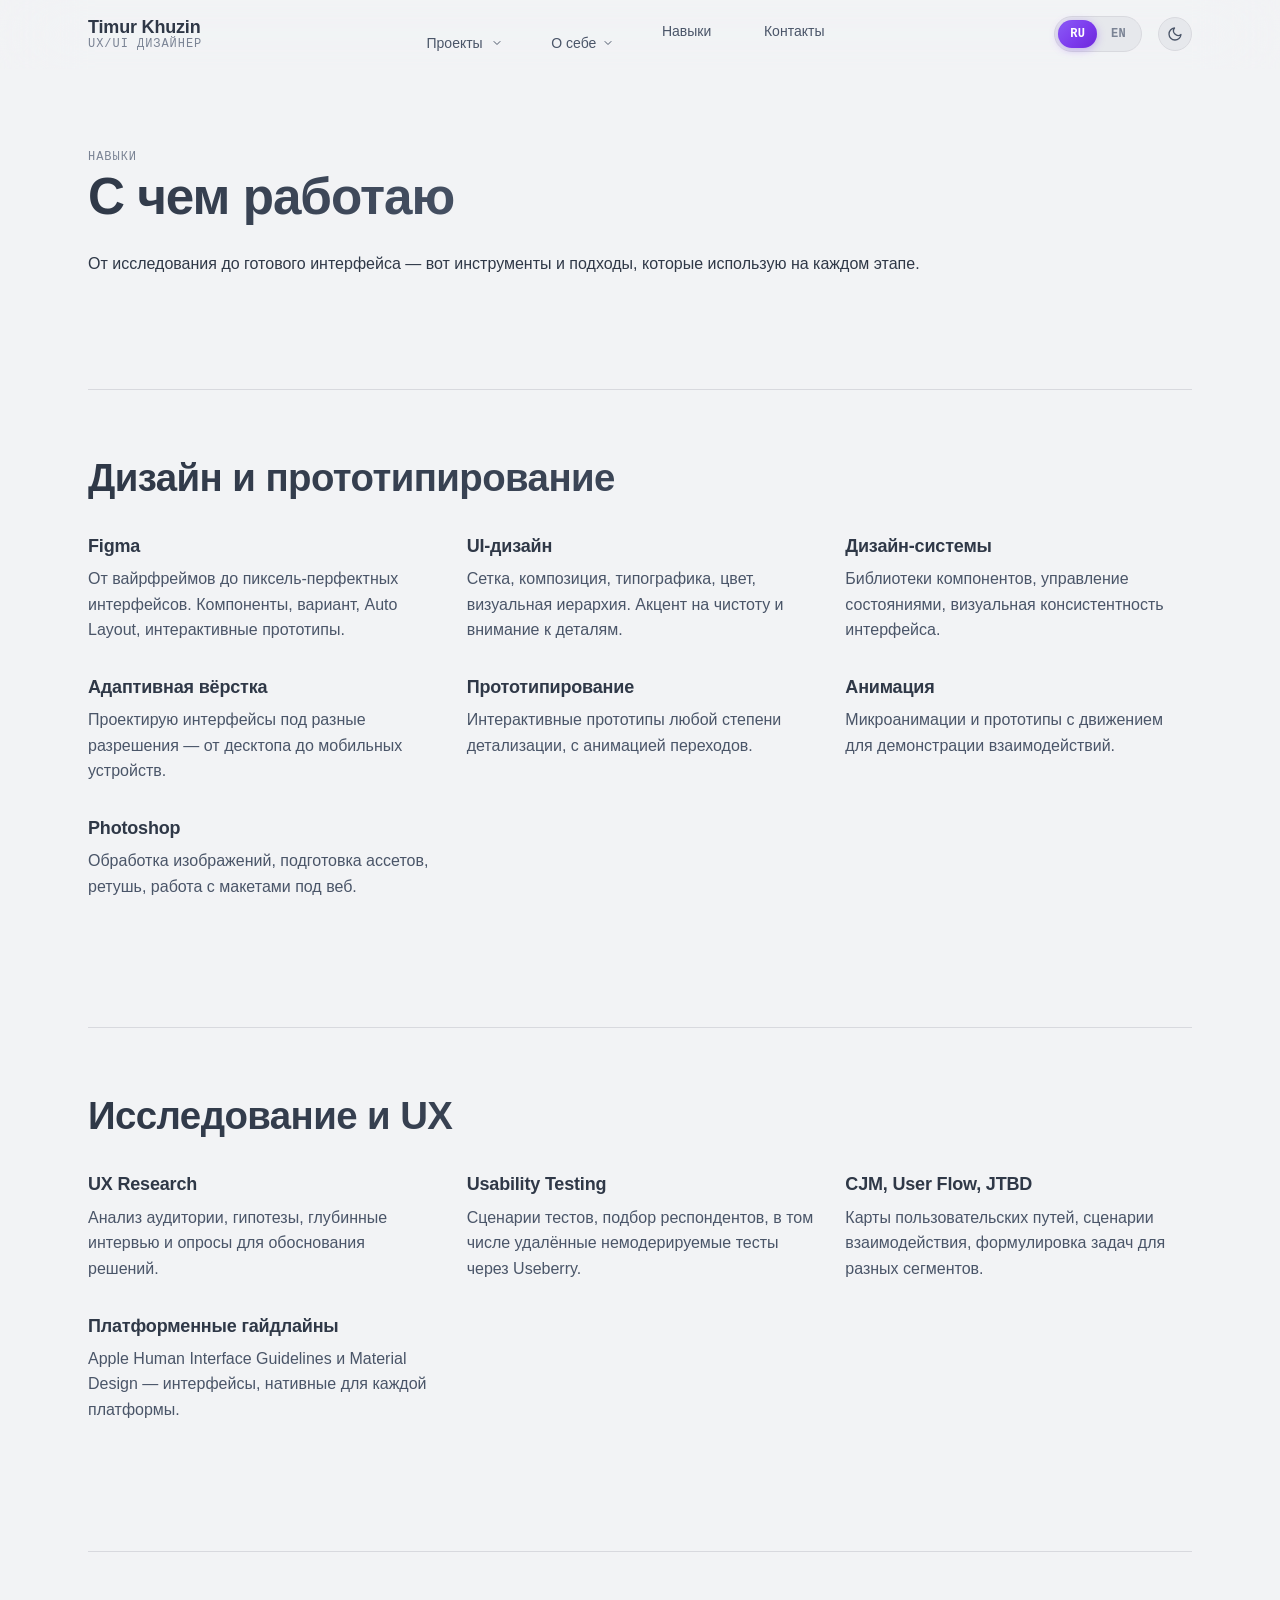
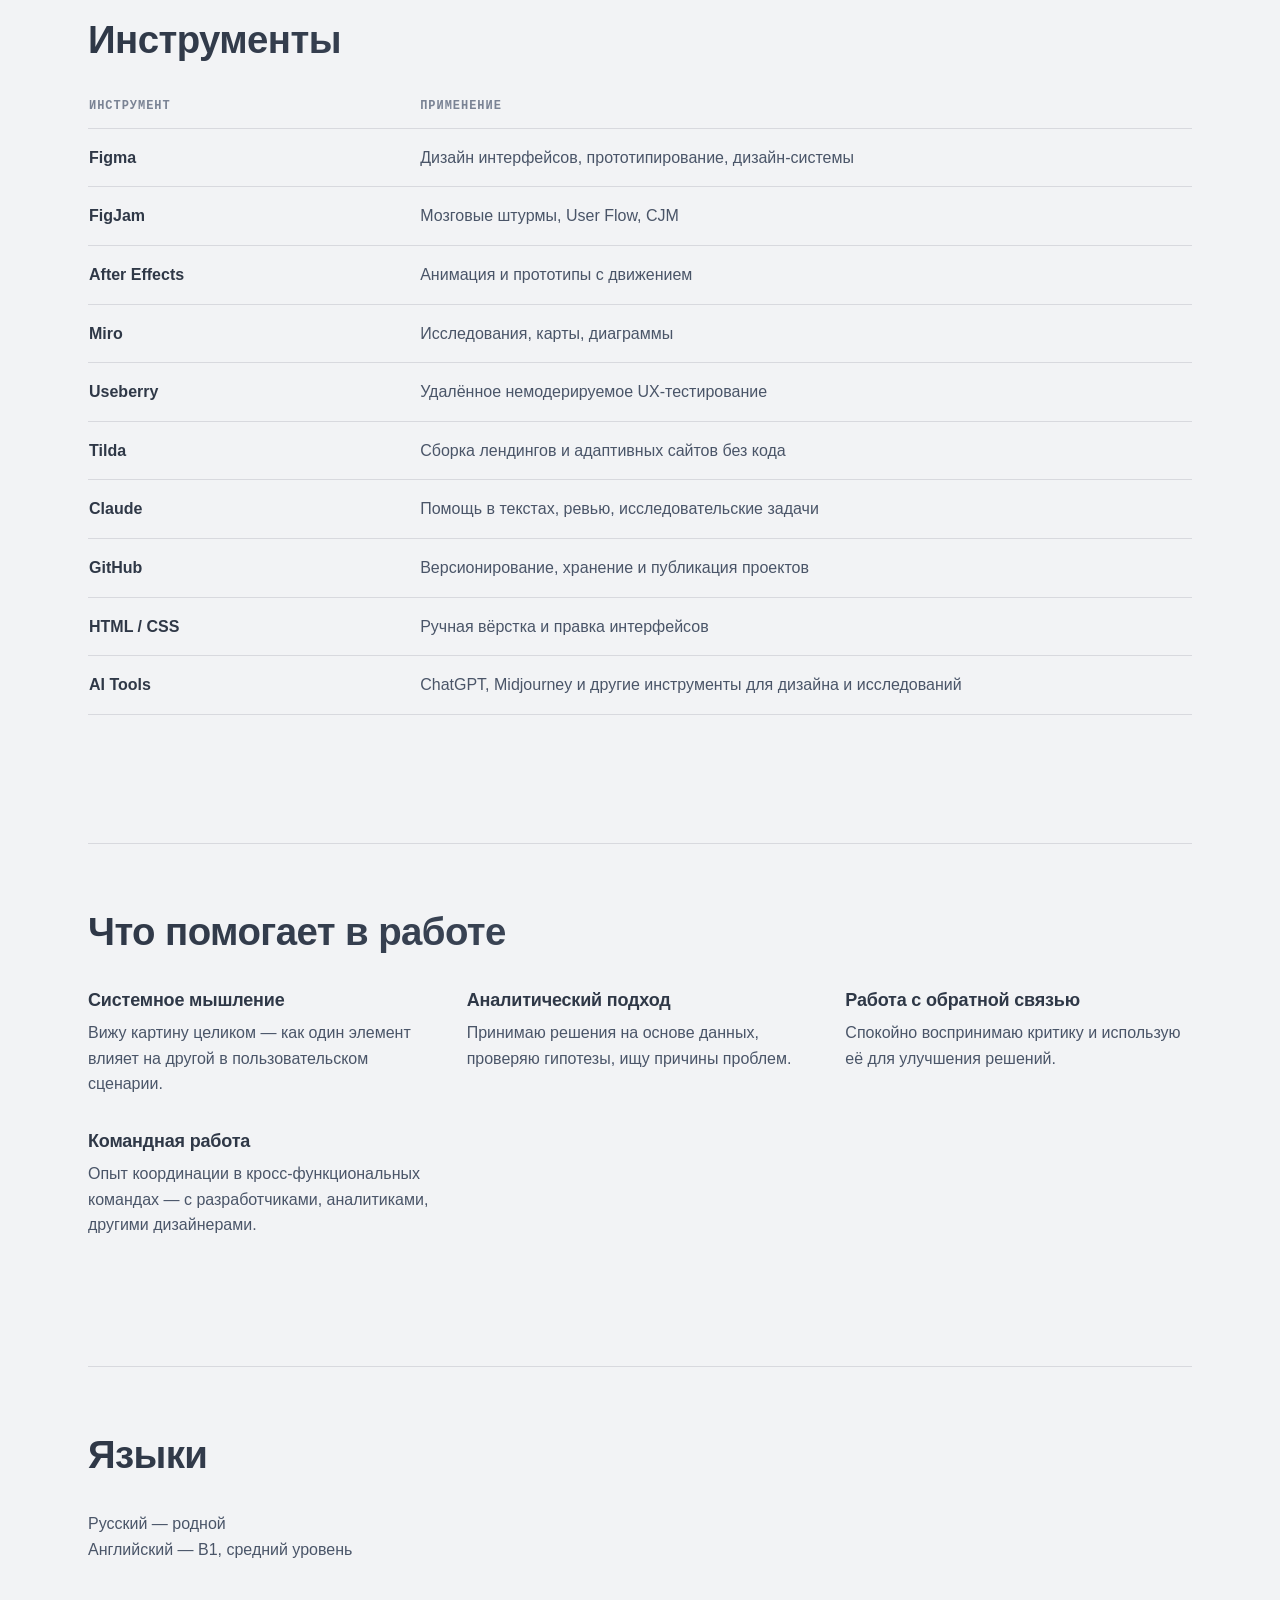
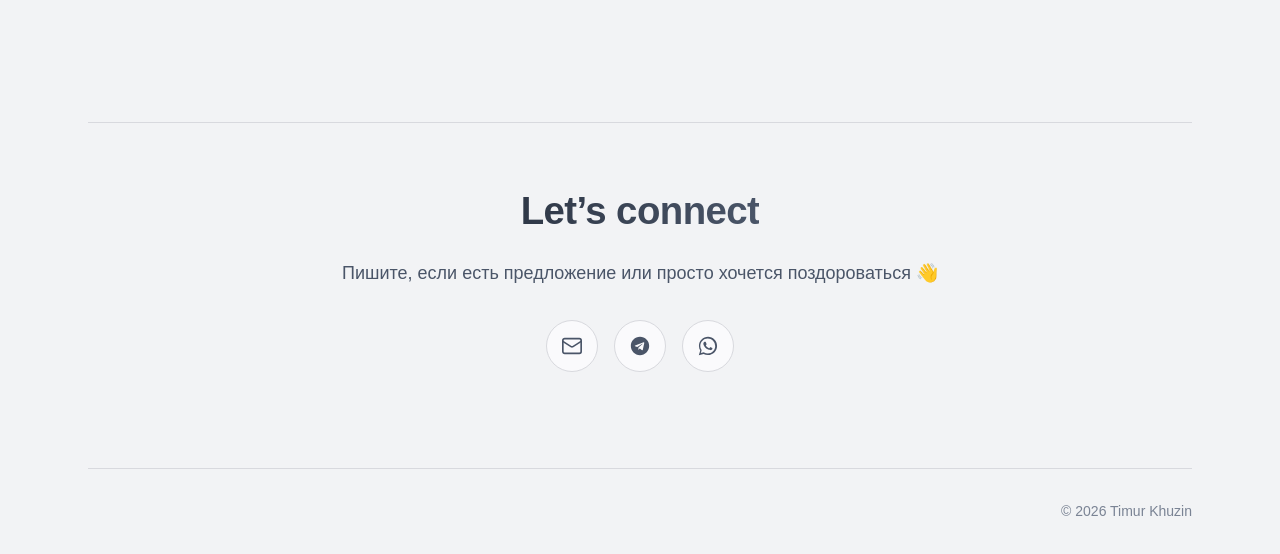
<file: site/skills.html>
<!DOCTYPE html>
<html lang="ru">
<head>
  <meta charset="UTF-8">
  <meta name="viewport" content="width=device-width, initial-scale=1.0">
  <title>Навыки — Timur Khuzin</title>
  <meta name="description" content="UX/UI навыки: Figma, UX Research, дизайн-системы, usability testing, прототипирование.">

<link rel="icon" type="image/svg+xml" href="favicon.svg">
<meta name="theme-color" content="#F2F3F5" media="(prefers-color-scheme: light)">
<meta name="theme-color" content="#15181F" media="(prefers-color-scheme: dark)">

<meta property="og:type" content="website">
<meta property="og:title" content="Навыки — Timur Khuzin">
<meta property="og:description" content="UX/UI навыки: Figma, UX Research, дизайн-системы, usability testing, прототипирование.">
<meta property="og:url" content="https://khuzintimur.github.io/skills.html">
<meta property="og:locale" content="ru_RU">
<meta property="og:locale:alternate" content="en_US">
<meta name="twitter:card" content="summary_large_image">

  <script>
    (function () {
      var t = localStorage.getItem('theme');
      if (t !== 'light' && t !== 'dark') {
        t = window.matchMedia('(prefers-color-scheme: dark)').matches ? 'dark' : 'light';
      }
      document.documentElement.setAttribute('data-theme', t);
    })();
  </script>

  <link rel="stylesheet" href="css/variables.css">
  <link rel="stylesheet" href="css/base.css">
  <link rel="stylesheet" href="css/home.css">
  <link rel="stylesheet" href="css/about.css">
  <link rel="stylesheet" href="css/skills.css">
</head>
<body>

  <div class="cursor-ring" aria-hidden="true"></div>
  <div class="cursor-dot" aria-hidden="true"></div>
  <div class="site-header-wrap">
    <div class="container">
      <header class="site-header">
        <a href="index.html" class="logo">
          <span class="logo-name">Timur Khuzin</span>
          <span class="logo-role" data-i18n="logo.role"></span>
        </a>

        <nav>
          <ul class="nav-links">
            <li class="nav-dropdown">
  <a href="index.html#projects" class="nav-dropdown-trigger" aria-haspopup="true" aria-expanded="false">
  <span data-i18n="nav.projects"></span>
  <svg class="nav-dropdown-caret" viewBox="0 0 24 24" fill="none" stroke="currentColor" stroke-width="2" stroke-linecap="round" stroke-linejoin="round">
    <polyline points="6 9 12 15 18 9"></polyline>
  </svg>
</a>
  <ul class="nav-dropdown-menu">
    <li style="--item-accent: #FF6B35;"><a href="projects/ozon.html" data-i18n="nav.project.ozon"></a></li>
    <li style="--item-accent: #4A9EFF;"><a href="projects/gitverse.html" data-i18n="nav.project.gitverse"></a></li>
    <li style="--item-accent: #4ADE80;"><a href="projects/okkta.html" data-i18n="nav.project.okkta"></a></li>
    <li style="--item-accent: #F5573B;"><a href="projects/prokennex.html" data-i18n="nav.project.prokennex"></a></li>
    <li style="--item-accent: #8B7CF6;"><a href="projects/elevateu.html" data-i18n="nav.project.elevateu"></a></li>
  </ul>
</li>
            <li class="nav-dropdown">
  <a href="about.html" class="nav-dropdown-trigger" aria-haspopup="true" aria-expanded="false">
    <span data-i18n="nav.about"></span>
    <svg class="nav-dropdown-caret" viewBox="0 0 24 24" fill="none" stroke="currentColor" stroke-width="2" stroke-linecap="round" stroke-linejoin="round">
      <polyline points="6 9 12 15 18 9"></polyline>
    </svg>
  </a>
  <ul class="nav-dropdown-menu">
    <li style="--item-accent: #7C3AED;"><a href="about.html" data-i18n="nav.about"></a></li>
    <li style="--item-accent: #7C3AED;"><a href="about.html#cv" data-i18n="nav.about.cv"></a></li>
  </ul>
</li>
            <li><a href="skills.html" data-i18n="nav.skills"></a></li>
            <li><a href="index.html#contact" data-i18n="nav.contacts"></a></li>
          </ul>
        </nav>

        <button type="button" class="nav-burger" aria-label="Меню" aria-expanded="false" aria-controls="mobile-menu">
          <span></span>
          <span></span>
        </button>

        <div class="header-controls">
          <div class="control-group" role="group" data-i18n-aria-label="lang.toggle.label">
            <button class="control-segment" data-lang-set="ru">RU</button>
            <button class="control-segment" data-lang-set="en">EN</button>
          </div>

          <button class="theme-toggle" data-theme-toggle data-i18n-aria-label="theme.toggle.label">
            <svg class="icon-sun" viewBox="0 0 24 24" fill="none" stroke="currentColor" stroke-width="2" stroke-linecap="round">
              <circle cx="12" cy="12" r="4"></circle>
              <path d="M12 2v2M12 20v2M4.93 4.93l1.41 1.41M17.66 17.66l1.41 1.41M2 12h2M20 12h2M6.34 17.66l-1.41 1.41M19.07 4.93l-1.41 1.41"></path>
            </svg>
            <svg class="icon-moon" viewBox="0 0 24 24" fill="none" stroke="currentColor" stroke-width="2" stroke-linecap="round" stroke-linejoin="round">
              <path d="M21 12.79A9 9 0 1 1 11.21 3 7 7 0 0 0 21 12.79z"></path>
            </svg>
          </button>
        </div>
      </header>
    </div>
  </div>

  <main>
    <!-- ================= PAGE HERO ================= -->
    <section class="container page-hero">
      <p class="eyebrow" data-i18n="page.skills.eyebrow"></p>
      <h1 data-i18n="page.skills.title"></h1>
      <p class="hero-subtitle prose-wide" data-i18n="page.skills.subtitle"></p>
    </section>

    <!-- ================= DESIGN SKILLS ================= -->
    <section class="container section">
      <hr class="divider" style="margin-bottom: var(--space-16);">
      <h2 class="skills-section-title" data-i18n="skills.design.title"></h2>

      <div class="skills-detailed-grid">
        <div class="skill-detail-card">
          <h3 data-i18n="skill.figma.title"></h3>
          <p data-i18n="skill.figma.desc"></p>
        </div>
        <div class="skill-detail-card">
          <h3 data-i18n="skill.ui.title"></h3>
          <p data-i18n="skill.ui.desc"></p>
        </div>
        <div class="skill-detail-card">
          <h3 data-i18n="skill.designSystems.title"></h3>
          <p data-i18n="skill.designSystems.desc"></p>
        </div>
        <div class="skill-detail-card">
          <h3 data-i18n="skill.responsive.title"></h3>
          <p data-i18n="skill.responsive.desc"></p>
        </div>
        <div class="skill-detail-card">
          <h3 data-i18n="skill.prototyping.title"></h3>
          <p data-i18n="skill.prototyping.desc"></p>
        </div>
        <div class="skill-detail-card">
          <h3 data-i18n="skill.motion.title"></h3>
          <p data-i18n="skill.motion.desc"></p>
        </div>
        <div class="skill-detail-card">
          <h3 data-i18n="skill.photoshop.title"></h3>
          <p data-i18n="skill.photoshop.desc"></p>
        </div>
      </div>
    </section>

    <!-- ================= RESEARCH SKILLS ================= -->
    <section class="container section">
      <hr class="divider" style="margin-bottom: var(--space-16);">
      <h2 class="skills-section-title" data-i18n="skills.research.title"></h2>

      <div class="skills-detailed-grid">
        <div class="skill-detail-card">
          <h3 data-i18n="skill.research.title"></h3>
          <p data-i18n="skill.research.desc"></p>
        </div>
        <div class="skill-detail-card">
          <h3 data-i18n="skill.testing.title"></h3>
          <p data-i18n="skill.testing.desc"></p>
        </div>
        <div class="skill-detail-card">
          <h3 data-i18n="skill.flows.title"></h3>
          <p data-i18n="skill.flows.desc"></p>
        </div>
        <div class="skill-detail-card">
          <h3 data-i18n="skill.guidelines.title"></h3>
          <p data-i18n="skill.guidelines.desc"></p>
        </div>
      </div>
    </section>

    <!-- ================= TOOLS TABLE ================= -->
    <section class="container section">
      <hr class="divider" style="margin-bottom: var(--space-16);">
      <h2 class="skills-section-title" data-i18n="skills.tools.title"></h2>

      <table class="tools-table">
        <thead>
          <tr>
            <th data-i18n="tools.table.tool"></th>
            <th data-i18n="tools.table.use"></th>
          </tr>
        </thead>
        <tbody>
          <tr><td>Figma</td><td data-i18n="tools.figma"></td></tr>
          <tr><td>FigJam</td><td data-i18n="tools.figjam"></td></tr>
          <tr><td>After Effects</td><td data-i18n="tools.ae"></td></tr>
          <tr><td>Miro</td><td data-i18n="tools.miro"></td></tr>
          <tr><td>Useberry</td><td data-i18n="tools.useberry"></td></tr>
          <tr><td>Tilda</td><td data-i18n="tools.tilda"></td></tr>
          <tr><td>Claude</td><td data-i18n="tools.claude"></td></tr>
          <tr><td>GitHub</td><td data-i18n="tools.github"></td></tr>
          <tr><td>HTML / CSS</td><td data-i18n="tools.htmlcss"></td></tr>
          <tr><td>AI Tools</td><td data-i18n="tools.aiTools"></td></tr>
        </tbody>
      </table>
    </section>

    <!-- ================= SOFT SKILLS ================= -->
    <section class="container section">
      <hr class="divider" style="margin-bottom: var(--space-16);">
      <h2 class="skills-section-title" data-i18n="skills.soft.title"></h2>

      <div class="skills-detailed-grid">
        <div class="skill-detail-card">
          <h3 data-i18n="soft.systemic.title"></h3>
          <p data-i18n="soft.systemic.desc"></p>
        </div>
        <div class="skill-detail-card">
          <h3 data-i18n="soft.analytical.title"></h3>
          <p data-i18n="soft.analytical.desc"></p>
        </div>
        <div class="skill-detail-card">
          <h3 data-i18n="soft.feedback.title"></h3>
          <p data-i18n="soft.feedback.desc"></p>
        </div>
        <div class="skill-detail-card">
          <h3 data-i18n="soft.teams.title"></h3>
          <p data-i18n="soft.teams.desc"></p>
        </div>
      </div>
    </section>

    <!-- ================= LANGUAGES ================= -->
    <section class="container section">
      <hr class="divider" style="margin-bottom: var(--space-16);">
      <h2 class="skills-section-title" data-i18n="skills.languages.title"></h2>
      <p class="text-secondary" data-i18n="lang.russian"></p>
      <p class="text-secondary" data-i18n="lang.english"></p>
    </section>

    <!-- ================= CONTACT ================= -->
    <section class="container contact-section" id="contact">
      <hr class="divider" style="margin-bottom: var(--space-16);">
      <div class="contact-centered">
        <h2 data-i18n="contact.title"></h2>
        <p class="contact-invite" data-i18n="contact.invite"></p>

        <div class="contact-icons">
          <a href="mailto:TimurKhuzin92@gmail.com" class="contact-icon-btn" data-i18n-aria-label="contact.emailAria">
            <svg viewBox="0 0 24 24" fill="none" stroke="currentColor" stroke-width="1.8" stroke-linecap="round" stroke-linejoin="round">
              <rect x="2" y="4" width="20" height="16" rx="2"></rect>
              <path d="m22 7-8.97 5.7a1.94 1.94 0 0 1-2.06 0L2 7"></path>
            </svg>
          </a>
          <a href="https://t.me/KhuzinTimur" target="_blank" rel="noopener noreferrer" class="contact-icon-btn" data-i18n-aria-label="contact.telegramAria">
            <svg viewBox="0 0 24 24" fill="currentColor">
              <path d="M12 2C6.477 2 2 6.477 2 12s4.477 10 10 10 10-4.477 10-10S17.523 2 12 2zm4.64 6.8-1.56 7.36c-.12.54-.43.67-.87.42l-2.4-1.77-1.16 1.12c-.13.13-.24.24-.48.24l.17-2.44 4.44-4.01c.19-.17-.04-.27-.3-.1l-5.49 3.46-2.37-.74c-.51-.16-.52-.51.11-.76l9.25-3.57c.43-.16.8.1.66.79z"/>
            </svg>
          </a>
          <a href="https://wa.me/79199064376" target="_blank" rel="noopener noreferrer" class="contact-icon-btn" data-i18n-aria-label="contact.whatsappAria">
            <svg viewBox="0 0 24 24" fill="currentColor">
              <path d="M12.04 2C6.58 2 2.13 6.45 2.13 11.91c0 1.87.51 3.62 1.4 5.12L2 22l5.13-1.35c1.44.79 3.08 1.24 4.83 1.24h.01c5.46 0 9.91-4.45 9.91-9.91C21.88 6.45 17.5 2 12.04 2zm0 18.15h-.01c-1.52 0-3.02-.41-4.32-1.18l-.31-.18-3.21.84.86-3.13-.2-.32a8.07 8.07 0 0 1-1.24-4.29c0-4.47 3.64-8.11 8.13-8.11 2.17 0 4.21.85 5.74 2.39a8.07 8.07 0 0 1 2.38 5.73c0 4.47-3.64 8.15-8.11 8.15zm4.46-6.08c-.24-.12-1.44-.71-1.66-.79-.22-.08-.39-.12-.55.12-.16.24-.63.79-.78.95-.14.16-.29.18-.53.06-.24-.12-1.02-.38-1.94-1.2-.72-.64-1.2-1.43-1.34-1.67-.14-.24-.02-.37.11-.49.12-.11.24-.29.36-.44.12-.15.16-.26.24-.43.08-.17.04-.31-.03-.43-.08-.12-.6-1.44-.82-1.98-.22-.53-.44-.46-.6-.47h-.51c-.16 0-.43.06-.66.31s-.87.85-.87 2.06c0 1.21.89 2.38 1.02 2.54.12.16 1.74 2.66 4.22 3.63 2.03.79 2.44.67 2.88.63.44-.04 1.44-.59 1.64-1.16.2-.57.2-1.06.14-1.16-.06-.11-.24-.17-.48-.29z"/>
            </svg>
          </a>
        </div>
      </div>
    </section>
  </main>

  <div class="container">
    <footer class="site-footer">
      <p class="text-tertiary text-small">© 2026 Timur Khuzin</p>
    </footer>
  </div>

  <script src="js/i18n-skills.js"></script>
  <script src="js/i18n-common.js"></script>
  <script src="js/i18n.js"></script>
  <script src="js/theme.js"></script>
  <script src="js/cursor.js"></script>
  <script src="js/header-scroll.js"></script>
<div class="mobile-menu" id="mobile-menu" aria-hidden="true">
    <div class="mobile-menu-inner">

      <a href="index.html" class="mobile-menu-link" data-i18n="nav.home"></a>

      <div class="mobile-menu-group">
        <button type="button" class="mobile-menu-link mobile-menu-trigger" aria-expanded="false">
          <span data-i18n="nav.projects"></span>
          <svg viewBox="0 0 24 24" fill="none" stroke="currentColor" stroke-width="2" stroke-linecap="round" stroke-linejoin="round" class="mobile-menu-caret">
            <polyline points="6 9 12 15 18 9"></polyline>
          </svg>
        </button>
        <div class="mobile-menu-sub">
          <a href="projects/ozon.html" data-i18n="nav.project.ozon"></a>
          <a href="projects/gitverse.html" data-i18n="nav.project.gitverse"></a>
          <a href="projects/okkta.html" data-i18n="nav.project.okkta"></a>
          <a href="projects/prokennex.html" data-i18n="nav.project.prokennex"></a>
          <a href="projects/elevateu.html" data-i18n="nav.project.elevateu"></a>
        </div>
      </div>

      <a href="about.html" class="mobile-menu-link" data-i18n="nav.about"></a>
      <a href="skills.html" class="mobile-menu-link" data-i18n="nav.skills"></a>
      <a href="index.html#contact" class="mobile-menu-link" data-i18n="nav.contacts"></a>

      <div class="mobile-menu-footer">
        <a href="https://t.me/KhuzinTimur" target="_blank" rel="noopener noreferrer" aria-label="Telegram">
          <svg viewBox="0 0 24 24" fill="currentColor"><path d="M12 2C6.477 2 2 6.477 2 12s4.477 10 10 10 10-4.477 10-10S17.523 2 12 2zm4.64 6.8-1.56 7.36c-.12.54-.43.67-.87.42l-2.4-1.77-1.16 1.12c-.13.13-.24.24-.48.24l.17-2.44 4.44-4.01c.19-.17-.04-.27-.3-.1l-5.49 3.46-2.37-.74c-.51-.16-.52-.51.11-.76l9.25-3.57c.43-.16.8.1.66.79z"/></svg>
        </a>
        <a href="https://wa.me/79199064376" target="_blank" rel="noopener noreferrer" aria-label="WhatsApp">
          <svg viewBox="0 0 24 24" fill="currentColor"><path d="M12.04 2C6.58 2 2.13 6.45 2.13 11.91c0 1.87.51 3.62 1.4 5.12L2 22l5.13-1.35c1.44.79 3.08 1.24 4.83 1.24h.01c5.46 0 9.91-4.45 9.91-9.91C21.88 6.45 17.5 2 12.04 2z"/></svg>
        </a>
        <a href="mailto:TimurKhuzin92@gmail.com" aria-label="Email">
          <svg viewBox="0 0 24 24" fill="none" stroke="currentColor" stroke-width="1.8"><rect x="2" y="4" width="20" height="16" rx="2"/><path d="m22 7-8.97 5.7a1.94 1.94 0 0 1-2.06 0L2 7"/></svg>
        </a>
      </div>

    </div>
  </div>
  
  <script src="js/mobile-menu.js"></script>
  <script src="js/back-to-top.js"></script>
  <script src="js/nav-dropdown.js"></script>
</body>
</html>
</file>
<file: site/css/variables.css>
/* ==========================================================================
   Design tokens — единый источник правды для цвета, типографики, сетки.
   Тема переключается через атрибут data-theme на <html>.
   ========================================================================== */

:root {
    /* ---- Типографика ---- */
--font-display: 'Days', -apple-system, BlinkMacSystemFont, 'Segoe UI', sans-serif;
--font-body: 'Albra', -apple-system, BlinkMacSystemFont, 'Segoe UI', sans-serif;
--font-main: -apple-system, BlinkMacSystemFont, 'Segoe UI', Roboto, 'Helvetica Neue', Arial, sans-serif;
--font-mono: ui-monospace, 'SF Mono', Menlo, Consolas, 'Liberation Mono', monospace;

  --fs-hero: clamp(2.75rem, 6vw, 5.5rem);
  --fs-h1: clamp(2.25rem, 4vw, 3.5rem);
  --fs-h2: clamp(1.75rem, 3vw, 2.5rem);
  --fs-h3: clamp(1.25rem, 2vw, 1.5rem);
  --fs-body-lg: 1.125rem;
  --fs-body: 1rem;
  --fs-small: 0.875rem;
  --fs-micro: 0.75rem;

  /* line-height подобран под конкретный размер — крупный текст требует
     более плотного межстрочья, мелкий текст — более свободного */
  --lh-hero: 1.05;
  --lh-h1: 1.2;
  --lh-h2: 1.25;
  --lh-h3: 1.35;
  --lh-body-lg: 1.6;
  --lh-body: 1.6;
  --lh-small: 1.5;
  --lh-micro: 1.4;

  /* letter-spacing: крупные заголовки чуть сжимаем, мелкий текст в верхнем
     регистре (eyebrow, лейблы) — разрежаем для читаемости */
  --ls-hero: -0.03em;
  --ls-h1: -0.02em;
  --ls-h2: -0.015em;
  --ls-h3: -0.01em;
  --ls-body: 0;
  --ls-eyebrow: 0.08em;

  /* ---- Сетка / отступы ----
     container-max — общая ширина "рабочей зоны" страницы (хедер, широкие блоки).
     measure — ширина именно текстовой колонки: длинный текст на очень широких
     мониторах читать неудобно, поэтому параграфы и заголовки кейсов ограничены
     отдельно, уже контейнера. Ориентир — 60–75 символов в строке. */
  --container-max: 1200px;
  --container-padding: clamp(1.25rem, 5vw, 3rem);
  --measure-text: 42rem;   /* ~65-70 символов на средний body-текст */
  --measure-wide: 56rem;   /* для текста побольше, например текст-body-lg */

  --space-1: 0.25rem;
  --space-2: 0.5rem;
  --space-3: 0.75rem;
  --space-4: 1rem;
  --space-6: 1.5rem;
  --space-8: 2rem;
  --space-12: 3rem;
  --space-16: 4rem;
  --space-20: 5rem;
  --space-24: 6rem;
  --space-32: 8rem;

  --radius-sm: 6px;
  --radius-md: 12px;
  --radius-lg: 20px;
  --radius-full: 999px;

  /* ---- Переходы ---- */
  --ease: cubic-bezier(0.4, 0, 0.2, 1);
  --transition-fast: 150ms var(--ease);
  --transition-base: 250ms var(--ease);
  --transition-slow: 450ms var(--ease);
}

/* ==========================================================================
   Светлая тема (по умолчанию)
   ========================================================================== */
:root,
[data-theme="light"] {
  --bg: #F2F3F5;
  --bg-elevated: #FAFAFC;
  --bg-subtle: #E6E8EC;
  --bg-inverse: #2F3847;

  --text-primary: #2F3847;
  --text-secondary: #4A5568;
  --text-tertiary: #7A8394;
  --text-inverse: #E8E9EC;

  --border: #D8D9DE;
  --border-strong: #A0A09D;

  /* Градиент заголовков — от тёмного slate слева к чуть светлее справа */
  --title-gradient: linear-gradient(90deg, #2F3847 0%, #4A5568 100%);

  /* Акцент оставляем — фиолетовый с холодным серым сочетается хорошо */
  --accent: #7C3AED;
  --accent-hover: #6D28D9;
  --accent-pressed: #5B21B6;
  --accent-soft: #EFEBFC;
  --accent-contrast: #FFFFFF;
  --accent-gradient: linear-gradient(135deg, #8B5CF6 0%, #7C3AED 55%, #6D28D9 100%);

  --shadow-sm: 0 1px 2px rgba(23, 23, 26, 0.06);
  --shadow-md: 0 4px 16px rgba(23, 23, 26, 0.08);
  --shadow-lg: 0 12px 40px rgba(23, 23, 26, 0.12);

  color-scheme: light;
}

/* ==========================================================================
   Тёмная тема
   ========================================================================== */
[data-theme="dark"] {
  --bg: #15181F;
  --bg-elevated: #1E222A;
  --bg-subtle: #22262E;
  --bg-inverse: #E8E9EC;

  --text-primary: #E8E9EC;
  --text-secondary: #A8AEBB;
  --text-tertiary: #757C8A;
  --text-inverse: #2F3847;

  --border: #2E3238;
  --border-strong: #444A54;

  /* В тёмной теме градиент идёт от светлого к чуть темнее —
     иначе правый край заголовка «утонет» в фоне */
  --title-gradient: linear-gradient(90deg, #F2F3F5 0%, #B8C0CC 100%);

  --accent: #A78BFA;
  --accent-hover: #C4B5FD;
  --accent-pressed: #8B5CF6;
  --accent-soft: #241C3F;
  --accent-contrast: #1A1523;
  --accent-gradient: linear-gradient(135deg, #A78BFA 0%, #8B5CF6 55%, #7C3AED 100%);

  --shadow-sm: 0 1px 2px rgba(0, 0, 0, 0.4);
  --shadow-md: 0 4px 20px rgba(0, 0, 0, 0.5);
  --shadow-lg: 0 16px 48px rgba(0, 0, 0, 0.6);

  color-scheme: dark;
}
</file>
<file: site/css/base.css>
/* ==========================================================================
   Шрифты проекта
   ========================================================================== */

@font-face {
  font-family: 'Days';
  src: url('../fonts/Days.otf') format('opentype');
  font-weight: 400;
  font-style: normal;
  font-display: swap;
}

@font-face {
  font-family: 'Albra';
  src: url('../fonts/AlbraBookTRIAL-Regular.otf') format('opentype');
  font-weight: 400;
  font-style: normal;
  font-display: swap;
}

/* ==========================================================================
   Reset и базовые стили
   ========================================================================== */

*, *::before, *::after {
  box-sizing: border-box;
}

html {
  scroll-behavior: smooth;
  overflow-x: clip; /* гасим горизонтальный вылет, не ломая sticky */
}

body {
  margin: 0;
  overflow-x: clip;
  font-family: var(--font-main);
  font-size: var(--fs-body);
  line-height: var(--lh-body);
  letter-spacing: var(--ls-body);
  color: var(--text-primary);
  background-color: var(--bg);
  transition: background-color var(--transition-base), color var(--transition-base);
  -webkit-font-smoothing: antialiased;
  text-rendering: optimizeLegibility;
}

main {
  position: relative;
  z-index: 1;
}

body > .container {
  position: relative;
  z-index: 1;
}

img, svg, video {
  display: block;
  max-width: 100%;
}

a {
  color: inherit;
  text-decoration: none;
}

button {
  font-family: inherit;
  cursor: pointer;
}

ul, ol {
  margin: 0;
  padding: 0;
}

h1, h2, h3, h4, p {
  margin: 0;
}

/* ---- Утилиты ---- */

/* .container — широкая рабочая зона (хедер, сетки карточек, широкие изображения).
   На очень широких мониторах (>1600px) не растягивается бесконечно —
   ограничена --container-max, зато отступы по краям остаются пропорциональными. */
.container {
  max-width: var(--container-max);
  margin-inline: auto;
  padding-inline: var(--container-padding);
}

/* .prose — узкая колонка для длинных связных текстов (абзацы кейсов, about).
   Использовать ВНУТРИ .container, не вместо него. */
.prose {
  max-width: var(--measure-text);
}
.prose-wide {
  max-width: var(--measure-wide);
}

/* .section — вертикальный ритм между крупными блоками страницы */
.section {
  padding-block: var(--space-16);
}
.section-lg {
  padding-block: var(--space-24);
}

/* Тонкий однопиксельный разделитель, как в референсах */
.divider {
  border: none;
  border-top: 1px solid var(--border);
  margin: 0;
}

.visually-hidden {
  position: absolute;
  width: 1px;
  height: 1px;
  overflow: hidden;
  clip: rect(0 0 0 0);
  white-space: nowrap;
}

/* Скрывает элемент, пока JS не подставит перевод — избегаем "мигания" текста */
[data-i18n]:empty {
  min-height: 1em;
}

/* ---- Типографика ----
   Правило: чем крупнее размер шрифта, тем плотнее line-height и тем более
   отрицательный (сжатый) letter-spacing — так крупные заголовки не "рассыпаются".
   Мелкий текст в капсе (eyebrow), наоборот, разрежен для читаемости. */

.hero-title,
h1.hero { font-size: var(--fs-hero); line-height: var(--lh-hero); letter-spacing: var(--ls-hero); font-weight: 700; }

h1 { font-size: var(--fs-h1); line-height: var(--lh-h1); letter-spacing: var(--ls-h1); font-weight: 700; }
h2 { font-size: var(--fs-h2); line-height: var(--lh-h2); letter-spacing: var(--ls-h2); font-weight: 700; }
h3 { font-size: var(--fs-h3); line-height: var(--lh-h3); letter-spacing: var(--ls-h3); font-weight: 600; }

p, .text-body { font-size: var(--fs-body); line-height: var(--lh-body); letter-spacing: var(--ls-body); }
.text-body-lg { font-size: var(--fs-body-lg); line-height: var(--lh-body-lg); letter-spacing: var(--ls-body); }
.text-small { font-size: var(--fs-small); line-height: var(--lh-small); letter-spacing: var(--ls-body); }

.text-secondary { color: var(--text-secondary); }
.text-tertiary { color: var(--text-tertiary); }

.eyebrow {
  font-family: var(--font-mono);
  font-size: var(--fs-micro);
  line-height: var(--lh-micro);
  letter-spacing: var(--ls-eyebrow);
  text-transform: uppercase;
  color: var(--text-tertiary);
}

/* ==========================================================================
   Градиентные заголовки H1 и H2
   ========================================================================== */

h1, h2 {
  color: var(--text-primary);
}

@supports ((-webkit-background-clip: text) or (background-clip: text)) {
  h1, h2 {
    background-image: var(--title-gradient);
    -webkit-background-clip: text;
            background-clip: text;
    -webkit-text-fill-color: transparent;
            color: transparent;
  }
}

/* Исключение: заголовки проектных сцен используют цвет проекта,
   а не общий градиент (см. project-scroll.css) */
.project-scene-content h2 {
  background-image: none;
  -webkit-text-fill-color: var(--scene-accent, #fff);
          color: var(--scene-accent, #fff);
}

/* ==========================================================================
   Кнопка "наверх" — плавающая, справа снизу
   ========================================================================== */

.back-to-top {
  position: fixed;
  bottom: 32px;
  right: 32px;
  width: 48px;
  height: 48px;
  display: flex;
  align-items: center;
  justify-content: center;
  border-radius: var(--radius-full);
  border: 1px solid var(--border);
  background: color-mix(in srgb, var(--bg-elevated) 85%, transparent);
  -webkit-backdrop-filter: blur(14px) saturate(140%);
          backdrop-filter: blur(14px) saturate(140%);
  color: var(--text-secondary);
  cursor: pointer;
  z-index: 90;
  opacity: 0;
  visibility: hidden;
  transform: translateY(16px);
  transition:
    opacity 320ms ease,
    visibility 320ms ease,
    transform 420ms cubic-bezier(0.16, 1, 0.3, 1),
    color 220ms ease,
    border-color 220ms ease,
    box-shadow 320ms ease;
  pointer-events: none;
}

.back-to-top.is-visible {
  opacity: 1;
  visibility: visible;
  transform: translateY(0);
  pointer-events: auto;
}

.back-to-top svg {
  width: 20px;
  height: 20px;
  display: block;
}

.back-to-top:hover {
  color: var(--accent);
  border-color: var(--accent);
  transform: translateY(-3px);
  box-shadow:
    0 10px 28px color-mix(in srgb, var(--accent) 25%, transparent),
    0 2px 8px color-mix(in srgb, var(--accent) 15%, transparent);
}

.back-to-top:active {
  transform: translateY(-1px) scale(0.96);
}

@media (max-width: 720px) {
  .back-to-top {
    bottom: 20px;
    right: 20px;
    width: 44px;
    height: 44px;
  }
  .back-to-top svg {
    width: 18px;
    height: 18px;
  }
}

@media (prefers-reduced-motion: reduce) {
  .back-to-top {
    transition: opacity 220ms ease, visibility 220ms ease;
    transform: none;
  }
  .back-to-top:hover {
    transform: none;
  }
}

/* ==========================================================================
   Фокус с клавиатуры (Tab) — видимая рамка.
   Только :focus-visible, то есть не для клика мышью.
   ========================================================================== */

:focus-visible {
  outline: 2px solid var(--accent);
  outline-offset: 3px;
  border-radius: 4px;
}

/* На тёмном фоне светлый акцент читается лучше */
[data-theme="dark"] :focus-visible {
  outline-color: var(--accent-hover);
}

/* Кнопка «наверх» — круглая, обычный border-radius её обрежет */
.back-to-top:focus-visible {
  border-radius: var(--radius-full);
  outline-offset: 4px;
}

/* Круглые кнопки соцсетей на главной — тоже */
.contact-icon-btn:focus-visible,
.mobile-menu-footer a:focus-visible {
  border-radius: var(--radius-full);
  outline-offset: 4px;
}
</file>
<file: site/css/home.css>
/* ==========================================================================
   home.css — стили, специфичные для главной страницы
   ========================================================================== */

/* ---- Header / Nav ---- */
.site-header-wrap {
  position: sticky;
  top: 0;
  z-index: 100;

  /* Стеклянный эффект: полупрозрачный фон + blur + лёгкое насыщение */
  background: color-mix(in srgb, var(--bg) 20%, transparent);
  -webkit-backdrop-filter: blur(40px) saturate(160%);
          backdrop-filter: blur(40px) saturate(160%);
  border-bottom: 1px solid transparent;

  transform: translateY(0);
  transition:
    transform var(--transition-base),
    background-color var(--transition-base),
    border-color var(--transition-base),
    box-shadow var(--transition-base);
}

.site-header-wrap.header-hidden {
  transform: translateY(-100%);
}

.site-header-wrap.header-elevated {
  background: color-mix(in srgb, var(--bg) 78%, transparent);
  border-bottom-color: var(--border);
  box-shadow: var(--shadow-sm);
}

/* В тёмной теме фон чуть плотнее — на чёрном прозрачность почти не видна */
[data-theme="dark"] .site-header-wrap {
  background: color-mix(in srgb, var(--bg) 60%, transparent);
}

[data-theme="dark"] .site-header-wrap.header-elevated {
  background: color-mix(in srgb, var(--bg) 82%, transparent);
}

.site-header {
  display: flex;
  justify-content: space-between;
  align-items: center;
  padding-block: var(--space-4);
  gap: var(--space-8);
}

.logo {
  display: inline-flex;
  flex-direction: column;
  gap: 2px;
  flex-shrink: 0;
  line-height: 1;
  color: inherit;
}

.logo-name {
  font-weight: 700;
  font-size: var(--fs-body-lg);
  letter-spacing: var(--ls-h3);
}

.logo-role {
  font-family: var(--font-mono);
  font-size: var(--fs-micro);
  letter-spacing: var(--ls-eyebrow);
  text-transform: uppercase;
  color: var(--text-tertiary);
}

.nav-links {
  display: flex;
  gap: var(--space-12);
  list-style: none;
}

.nav-links > li > a {
  position: relative;
  display: inline-block;
  font-size: var(--fs-small);
  color: var(--text-secondary);
  transition: color var(--transition-fast);
  white-space: nowrap;
}

/* Невидимая жирная копия текста — резервирует ширину,
   чтобы соседние пункты не сдвигались при hover */
.nav-links > li > a::before {
  content: attr(data-text);
  display: block;
  height: 0;
  overflow: hidden;
  visibility: hidden;
  font-weight: 700;
  pointer-events: none;
  user-select: none;
}

/* Плавное подчёркивание слева направо */
.nav-links > li > a::after {
  content: "";
  position: absolute;
  left: 0;
  right: 0;
  bottom: -6px;
  height: 2px;
  border-radius: 2px;
  background: var(--accent-gradient);
  transform: scaleX(0);
  transform-origin: left center;
  transition: transform 320ms cubic-bezier(0.16, 1, 0.3, 1);
}

.nav-links > li > a:hover {
  color: var(--text-primary);
  font-weight: 700;
}

.nav-links > li > a:hover::after {
  transform: scaleX(1);
}

/* То же самое — для триггера выпадающего списка «Проекты» */
.nav-dropdown-trigger {
  position: relative;
}

.nav-dropdown-trigger::after {
  content: "";
  position: absolute;
  left: 0;
  right: 14px; /* не подчёркиваем стрелку */
  bottom: -6px;
  height: 2px;
  border-radius: 2px;
  background: var(--accent-gradient);
  transform: scaleX(0);
  transform-origin: left center;
  transition: transform 320ms cubic-bezier(0.16, 1, 0.3, 1);
}

.nav-dropdown:hover .nav-dropdown-trigger,
.nav-dropdown-trigger[aria-expanded="true"] {
  color: var(--text-primary);
  font-weight: 700;
}

.nav-dropdown:hover .nav-dropdown-trigger::after,
.nav-dropdown-trigger[aria-expanded="true"]::after {
  transform: scaleX(1);
}

.header-controls {
  display: flex;
  align-items: center;
  gap: var(--space-4);
  flex-shrink: 0;
}

/* ---- Переключатели ---- */
.control-group {
  display: inline-flex;
  align-items: center;
  background: var(--bg-subtle);
  border: 1px solid var(--border);
  border-radius: var(--radius-full);
  padding: 3px;
  gap: 2px;
}

.control-group:hover {
  border-color: color-mix(in srgb, var(--accent) 30%, var(--border));
}

.control-segment {
  display: inline-flex;
  align-items: center;
  justify-content: center;
  min-width: 32px;
  height: 28px;
  padding-inline: var(--space-3);
  border-radius: var(--radius-full);
  font-family: var(--font-mono);
  font-size: var(--fs-micro);
  font-weight: 600;
  letter-spacing: 0.02em;
  color: var(--text-tertiary);
  background: transparent;
  border: none;
  transition: color var(--transition-fast), background var(--transition-fast);
}

.control-segment:hover {
  color: var(--text-secondary);
}

.control-segment[data-active="true"] {
  background: var(--accent-gradient);
  color: var(--accent-contrast);
  box-shadow:
    0 2px 8px color-mix(in srgb, var(--accent) 35%, transparent),
    0 0 0 1px color-mix(in srgb, var(--accent) 20%, transparent) inset;
}

.control-segment:not([data-active="true"]):hover {
  color: var(--accent);
}

.control-segment:active {
  transform: scale(0.95);
}

.theme-toggle {
  display: inline-flex;
  align-items: center;
  justify-content: center;
  width: 34px;
  height: 34px;
  border-radius: var(--radius-full);
  border: 1px solid var(--border);
  background: var(--bg-subtle);
  color: var(--text-secondary);
  transition: color var(--transition-fast), border-color var(--transition-fast), transform var(--transition-fast);
}

.theme-toggle:hover {
  color: var(--text-primary);
  border-color: var(--border-strong);
}

.theme-toggle:active {
  transform: scale(0.92);
}

.theme-toggle svg {
  width: 16px;
  height: 16px;
}

.theme-toggle .icon-sun { display: none; }
.theme-toggle .icon-moon { display: block; }
[data-theme="dark"] .theme-toggle .icon-sun { display: block; }
[data-theme="dark"] .theme-toggle .icon-moon { display: none; }

/* ==========================================================================
   Выпадающий список «Projects»
   ========================================================================== */

.nav-dropdown {
  position: relative;
  list-style: none;
}

.nav-dropdown-trigger {
  display: inline-flex;
  align-items: center;
  gap: 4px;
  padding: 0;
  background: none;
  border: none;
  font-family: inherit;
  font-size: var(--fs-small);
  line-height: 1;
  color: var(--text-secondary);
  cursor: pointer;
  text-decoration: none; 
  transition: color var(--transition-fast), font-weight var(--transition-fast);
}

/* Скрытая жирная копия текста — резервирует ширину, чтобы при hover
   жирное начертание не сдвигало соседей и не дёргало стрелку */
.nav-dropdown-trigger > span[data-i18n]::before {
  content: attr(data-text);
  display: block;
  height: 0;
  overflow: hidden;
  visibility: hidden;
  font-weight: 700;
  pointer-events: none;
  user-select: none;
}

.nav-dropdown-trigger[aria-expanded="true"] {
  color: var(--text-primary);
}

.nav-dropdown-caret {
  display: block;
  width: 12px !important;
  height: 12px !important;
  min-width: 12px;
  min-height: 12px;
  max-width: 12px;
  max-height: 12px;
  flex: 0 0 12px;
  transition: transform var(--transition-fast);
}

.nav-dropdown-trigger[aria-expanded="true"] .nav-dropdown-caret {
  transform: rotate(180deg);
}

ul.nav-dropdown-menu {
  position: absolute;
  top: calc(100% + var(--space-3));
  left: 50%;
  transform: translateX(-50%) translateY(-6px);
  min-width: 200px;
  padding: var(--space-2);
  margin: 0;
  list-style: none;
  list-style-type: none;
  background: var(--bg-elevated);
  border: 1px solid var(--border);
  border-radius: var(--radius-md);
  box-shadow: var(--shadow-md);
  opacity: 0;
  visibility: hidden;
  pointer-events: none;
  transition:
    opacity var(--transition-fast),
    transform var(--transition-fast),
    visibility var(--transition-fast);
  z-index: 200;
}

ul.nav-dropdown-menu li {
  list-style: none;
  list-style-type: none;
  margin: 0;
  padding: 0;
}

ul.nav-dropdown-menu li::marker {
  content: "";
  display: none;
}

/* Невидимый мостик между триггером и меню */
ul.nav-dropdown-menu::before {
  content: "";
  position: absolute;
  top: calc(-1 * var(--space-3));
  left: 0;
  right: 0;
  height: var(--space-3);
}

/* Открыто — только когда JS поставил aria-expanded="true" */
.nav-dropdown-trigger[aria-expanded="true"] + ul.nav-dropdown-menu {
  opacity: 1;
  visibility: visible;
  pointer-events: auto;
  transform: translateX(-50%) translateY(0);
}

ul.nav-dropdown-menu a {
  position: relative;
  display: block;
  padding: var(--space-2) var(--space-3);
  border-radius: var(--radius-sm);
  font-size: var(--fs-small);
  color: var(--text-secondary);
  white-space: nowrap;
  transition:
    background var(--transition-fast),
    color var(--transition-fast),
    font-weight var(--transition-fast);
}

/* Невидимая жирная копия — резервирует ширину, чтобы при hover
   жирность не сдвигала текст */
ul.nav-dropdown-menu a::before {
  content: attr(data-text);
  display: block;
  height: 0;
  overflow: hidden;
  visibility: hidden;
  font-weight: 700;
  pointer-events: none;
  user-select: none;
}

/* Подчёркивание слева-направо */
ul.nav-dropdown-menu a::after {
  content: "";
  position: absolute;
  left: var(--space-3);
  right: var(--space-3);
  bottom: 4px;
  height: 1.5px;
  border-radius: 1.5px;
  background: var(--item-accent, var(--accent));
  transform: scaleX(0);
  transform-origin: left center;
  transition: transform 320ms cubic-bezier(0.16, 1, 0.3, 1);
}

ul.nav-dropdown-menu a:hover {
  color: var(--item-accent, var(--text-primary));
  background: color-mix(in srgb, var(--item-accent, #888) 12%, transparent);
  font-weight: 700;
}

ul.nav-dropdown-menu a:hover::after {
  transform: scaleX(1);
}

/* ---- Фоновые blob'ы (живут на уровне body, за всем контентом) ---- */

.bg-blobs {
  position: absolute;
  top: 0;
  left: 0;
  width: 100%;
  height: 130vh;
  pointer-events: none;
  z-index: 0;
  overflow: hidden;
  /* Мягкое затухание вниз — blob'ы растворяются, не обрываются */
  -webkit-mask-image: linear-gradient(to bottom, #000 0%, #000 55%, transparent 100%);
          mask-image: linear-gradient(to bottom, #000 0%, #000 55%, transparent 100%);
}

.bg-blob {
  position: absolute;
  border-radius: 50%;
  background: radial-gradient(
    circle at 40% 40%,
    color-mix(in srgb, var(--accent) 70%, white) 0%,
    var(--accent) 30%,
    color-mix(in srgb, var(--accent) 55%, transparent) 60%,
    transparent 100%
  );
  filter: blur(60px);
  opacity: 0.5;
  pointer-events: none;
  /* GPU-слой — анимация transform идёт по композитору, гладко */
  transform: translate3d(0, 0, 0);
}

.bg-blob--1 {
  width: 45vw;
  aspect-ratio: 1 / 1;
  top: -8%;
  right: -10%;
  filter: blur(70px);
  animation: blob-float-1 14s ease-in-out infinite;
}

.bg-blob--2 {
  width: 32vw;
  aspect-ratio: 1 / 1;
  top: 22%;
  right: 0;
  filter: blur(80px);
  opacity: 0.4;
  animation: blob-float-2 18s ease-in-out infinite;
}

.bg-blob--3 {
  width: 26vw;
  aspect-ratio: 1 / 1;
  top: 48%;
  right: 18%;
  filter: blur(50px);
  opacity: 0.35;
  animation: blob-float-3 22s ease-in-out infinite;
}

@keyframes blob-float-1 {
  0%, 100% { transform: translate3d(0, 0, 0) scale(1); }
  33%      { transform: translate3d(-14%, 10%, 0) scale(1.12); }
  66%      { transform: translate3d(10%, -12%, 0) scale(0.9); }
}

@keyframes blob-float-2 {
  0%, 100% { transform: translate3d(0, 0, 0) scale(1); }
  50%      { transform: translate3d(18%, 14%, 0) scale(1.18); }
}

@keyframes blob-float-3 {
  0%, 100% { transform: translate3d(0, 0, 0) scale(1); }
  33%      { transform: translate3d(-22%, -8%, 0) scale(0.88); }
  66%      { transform: translate3d(14%, 16%, 0) scale(1.1); }
}

/* Если в системе включено «уменьшить движение» — не отключаем анимацию,
   а делаем её быстрой и мягкой, чтобы элемент всё равно жил, но не мельтешил */
@media (prefers-reduced-motion: reduce) {
  .bg-blob--1 { animation-duration: 40s; }
  .bg-blob--2 { animation-duration: 50s; }
  .bg-blob--3 { animation-duration: 60s; }
}

[data-theme="dark"] .bg-blob     { opacity: 0.7; }
[data-theme="dark"] .bg-blob--2  { opacity: 0.55; }
[data-theme="dark"] .bg-blob--3  { opacity: 0.5; }

@media (max-width: 900px) {
  .bg-blobs { display: none; }
}

/* ==========================================================================
   Hero — по референсу: 1 / 1(2 блока) / 1
   - name сверху, тонко
   - заголовок 3 строки, огромный, по центру
   - вторая строка: ДИЗАЙНЕР & слева + описание справа, центрированы по вертикали
   - marquee + ПОРТФОЛИО прижаты к низу
   ========================================================================== */

.hero {
  --hero-title-size: clamp(2rem, 4.5vw, 4.5rem);
  position: relative;
  z-index: 1;
  min-height: 100vh;
  box-sizing: border-box;
  padding-block: clamp(2rem, 4vh, 3rem) clamp(1.5rem, 3vh, 2rem);
  display: flex;
  flex-direction: column;
  gap: 0;
}

/* Имя сверху — тонкое, разреженное */
.hero-name {
  margin: 0;
  font-family: var(--font-main);
  font-weight: 200;
  font-size: clamp(0.7rem, 0.9vw, 0.9rem);
  letter-spacing: 0.5em;
  text-transform: uppercase;
  text-align: center;
  color: var(--text-primary);
}

/* Три строки заголовка — плотно, без зазоров */
.hero-headline {
  margin-top: clamp(1rem, 1vh, 3.5rem);
  display: flex;
  flex-direction: column;
  gap: 0;
}

.hero-title {
  margin: 0;
  font-family: var(--font-display);
  font-size: var(--hero-title-size);
  line-height: 1.45;
  letter-spacing: -0.04em;
  font-weight: 400;
  text-transform: uppercase;
  color: var(--text-primary);
  text-align: center;
}

/* Средняя строка: ДИЗАЙНЕР & слева + описание справа, по одной вертикали */
.hero-row-middle {
  display: flex;
  justify-content: space-between;
  align-items: center;
  gap: clamp(1rem, 1vw, 1rem);
  width: 100%;
}

.hero-title--middle {
  text-align: left;
}

.hero-desc {
  margin: 0;
  font-family: var(--font-body);
  font-size: clamp(0.75rem, 0.95vw, 0.95rem);
  line-height: 1.45;
  color: var(--text-primary);
  max-width: 340px;
  text-align: left;
}

/* ПОРТФОЛИО */
.hero-portfolio {
  margin: 0;
  font-family: var(--font-display);
  font-size: clamp(3rem, 7vw, 7rem);
  line-height: 1.5;
  letter-spacing: 0.16em;
  font-weight: 400;
  text-align: center;
  text-transform: uppercase;
  color: var(--text-primary);
}

/* Прижимаем marquee + ПОРТФОЛИО к низу — вся пустота остаётся
   между заголовком и этой связкой */
.skills-marquee {
  margin-top: clamp(4rem, 4vh, 4rem);
  padding-top: 0;
}

.hero > .container:last-child {
  margin-top: clamp(0.75rem, 1.5vh, 1.25rem);
}

/* Планшет/мобилка: ДИЗАЙНЕР & и описание — стопкой */
@media (max-width: 720px) {
  .hero {
    min-height: auto;
    padding-block: 2rem 1.5rem;
  }
  .hero-name {
    font-size: 0.7rem;
    letter-spacing: 0.4em;
  }
  .hero-headline {
    margin-top: 1.5rem;
  }
  .hero-row-middle {
    flex-direction: column;
    align-items: flex-start;
    gap: 1rem;
  }
  .hero-desc {
    max-width: 100%;
    font-size: 0.85rem;
  }
  .skills-marquee {
    margin-top: 2rem;
    padding-top: 0;
  }
}

/* ---- Projects grid ---- */
.projects-intro {
  display: flex;
  justify-content: space-between;
  align-items: baseline;
  gap: var(--space-4);
  margin-bottom: var(--space-8);
  flex-wrap: wrap;
}

.projects-grid {
  display: grid;
  grid-template-columns: repeat(2, 1fr);
  gap: 1px;
  background: var(--border);
  border: 1px solid var(--border);
  border-radius: var(--radius-lg);
  overflow: hidden;
}

.project-card {
  background: var(--bg-elevated);
  display: flex;
  flex-direction: column;
  transition: background var(--transition-fast);
}

.project-card:hover {
  background: var(--bg-subtle);
}

.project-card-media {
  position: relative;
  aspect-ratio: 16 / 10;
  overflow: hidden;
  background: var(--bg-subtle);
}

.project-card-media img {
  width: 100%;
  height: 100%;
  object-fit: cover;
  object-position: top;
  transition: transform var(--transition-slow);
}

.project-card:hover .project-card-media img {
  transform: scale(1.03);
}

.project-card-body {
  padding: var(--space-6);
  display: flex;
  flex-direction: column;
  gap: var(--space-4);
  flex-grow: 1;
  min-height: 220px;
}

.project-card-top {
  display: flex;
  justify-content: space-between;
  align-items: flex-start;
  gap: var(--space-4);
}

.project-card h3 {
  max-width: 22ch;
  min-height: 2.7em;
  display: flex;
  align-items: flex-start;
}

.project-tag {
  font-family: var(--font-mono);
  font-size: var(--fs-micro);
  color: var(--text-tertiary);
  white-space: nowrap;
  padding-top: var(--space-1);
}

.project-card-desc {
  color: var(--text-secondary);
  font-size: var(--fs-body);
  flex-grow: 1;
  min-height: 3.2em;
}

.project-card-result {
  display: flex;
  align-items: baseline;
  gap: var(--space-2);
  padding-top: var(--space-4);
  border-top: 1px solid var(--border);
}

.project-card-result .stat {
  font-family: var(--font-mono);
  font-size: var(--fs-body-lg);
  font-weight: 600;
  color: var(--accent);
}

.project-card-result .stat-label {
  font-size: var(--fs-small);
  color: var(--text-tertiary);
}

/* ---- About teaser ---- */
.about-teaser {
  display: grid;
  grid-template-columns: 1fr 1fr;
  gap: var(--space-16);
  align-items: start;
}

.about-teaser-text p.text-secondary {
  min-height: 4.8em;
}

.about-teaser-text p + p {
  margin-top: var(--space-4);
}

.advantages-list {
  list-style: none;
  display: flex;
  flex-direction: column;
  gap: var(--space-4);
}

.advantages-list li {
  padding-bottom: var(--space-4);
  border-bottom: 1px solid var(--border);
}

.advantages-list li:last-child {
  border-bottom: none;
}

.advantages-list h4 {
  font-size: var(--fs-body);
  font-weight: 600;
  margin-bottom: var(--space-1);
  min-height: 1.4em;
}

.advantages-list p {
  color: var(--text-secondary);
  font-size: var(--fs-small);
  min-height: 2.2em;
}

/* ---- Skills marquee ---- */

.skills-section {
  position: relative;
  z-index: 1;
  padding-block: var(--space-6) var(--space-16);
}

.skills-section .divider {
  margin-bottom: var(--space-12);   /* ≈ 48 px между линией и лентой */
}

.skills-marquee {
  position: relative;
  width: 100%;
  overflow: hidden;
  padding-block: var(--space-2);

  /* Мягкое растворение пилюль по краям */
  -webkit-mask-image: linear-gradient(to right, transparent 0, #000 8%, #000 92%, transparent 100%);
          mask-image: linear-gradient(to right, transparent 0, #000 8%, #000 92%, transparent 100%);
}

.skills-marquee-track {
  display: flex;
  width: max-content;
  animation: skills-marquee-scroll 40s linear infinite;
  will-change: transform;
}

.skills-marquee-group {
  display: flex;
  gap: 2.5rem;             /* было 1rem, теперь x2.5 */
  padding-right: 2.5rem;   /* равно gap — чтобы не было шва на стыке копий */
  flex-shrink: 0;
}

@keyframes skills-marquee-scroll {
  from { transform: translateX(0); }
  to   { transform: translateX(-50%); }
}

/* ---- Пилюля навыка: стиль как у переключателя языка ---- */
.skill-pill {
  display: inline-flex;
  align-items: center;
  justify-content: center;
  padding: var(--space-2) var(--space-4);
  border-radius: var(--radius-full);
  border: 1px solid color-mix(in srgb, var(--accent) 25%, transparent);
  background: color-mix(in srgb, var(--accent) 6%, transparent);
  color: var(--accent);
  font-size: var(--fs-small);
  line-height: 1;
  white-space: nowrap;
  transition:
    border-color var(--transition-fast),
    background var(--transition-fast),
    color var(--transition-fast);
}

.skill-pill:hover {
  border-color: var(--accent);
  background: color-mix(in srgb, var(--accent) 14%, transparent);
}

/* Уважение к системной настройке «уменьшить движение» */
@media (prefers-reduced-motion: reduce) {
  .skills-marquee-track {
    animation: none;
    overflow-x: auto;
  }
}

/* На мобилке лента чуть быстрее */
@media (max-width: 720px) {
  .skills-marquee-track {
    animation-duration: 25s;
  }
}

/* ---- Contact section ---- */
.contact-section {
  padding-block: var(--space-24);
}

.contact-centered {
  display: flex;
  flex-direction: column;
  align-items: center;
  text-align: center;
  gap: var(--space-6);
}

.contact-centered h2 {
  font-weight: 700;
}

.contact-invite {
  color: var(--text-secondary);
  font-size: var(--fs-body-lg);
  min-height: 1.6em;
}

.contact-icons {
  display: flex;
  gap: var(--space-4);
  margin-top: var(--space-2);
}

.contact-icon-btn {
  display: inline-flex;
  align-items: center;
  justify-content: center;
  width: 52px;
  height: 52px;
  border: 1px solid var(--border);
  border-radius: var(--radius-full);
  color: var(--text-secondary);
  background: var(--bg-elevated);
  transition: color var(--transition-fast), border-color var(--transition-fast), transform var(--transition-fast);
}

.contact-icon-btn svg {
  width: 22px;
  height: 22px;
}

.contact-icon-btn:hover {
  color: var(--accent);
  border-color: var(--accent);
  transform: translateY(-2px);
}

.site-footer {
  padding-block: var(--space-8);
  border-top: 1px solid var(--border);
  display: flex;
  justify-content: flex-end;
  align-items: center;
}

/* ==========================================================================
   Адаптив
   ========================================================================== */

@media (max-width: 900px) {
  .about-teaser {
    grid-template-columns: 1fr;
    gap: var(--space-8);
  }
}

@media (max-width: 720px) {
  .nav-links {
    display: none;
  }

  .hero {
    padding-block: var(--space-16) var(--space-12);
  }

  .projects-grid {
    grid-template-columns: 1fr;
  }

  .section, .section-lg {
    padding-block: var(--space-12);
  }

  .contact-section {
    padding-block: var(--space-16);
  }

  .site-footer {
    flex-direction: column;
    align-items: flex-start;
  }
}

/* ---- Pressed-состояния интерактивных элементов ---- */
.control-segment:active {
  transform: scale(0.95);
}

.project-scene-cta:active {
  transform: scale(1.02);
}

.contact-icon-btn:active {
  transform: translateY(0) scale(0.96);
}

.project-card:active {
  transform: scale(0.99);
}

/* ==========================================================================
   Универсальная ссылка с выезжающей стрелкой
   ========================================================================== */

.link-more {
  position: relative;
  display: inline-flex;
  align-items: center;
  font-weight: 600;
  color: var(--accent);
  background-image: linear-gradient(currentColor, currentColor);
  background-repeat: no-repeat;
  background-position: 0 100%;
  background-size: 0 1.5px;
  transition:
    background-size 340ms cubic-bezier(0.16, 1, 0.3, 1),
    color var(--transition-fast);
}

/* Стрелка, выезжающая при hover. Размер фиксируем в em,
   вертикаль выравнивает flex-родитель. */
.link-more::after {
  content: "→";
  display: inline-block;
  font-size: 0.9em;
  line-height: 1;
  max-width: 0;
  margin-left: 0;
  overflow: hidden;
  opacity: 0;
  transform: translateX(-6px);
  transition:
    max-width 340ms cubic-bezier(0.16, 1, 0.3, 1),
    margin-left 340ms cubic-bezier(0.16, 1, 0.3, 1),
    opacity 220ms ease,
    transform 340ms cubic-bezier(0.16, 1, 0.3, 1);
}

.link-more:hover {
  background-size: 100% 1.5px;
}

.link-more:hover::after {
  max-width: 1.2em;
  margin-left: 0.35em;
  opacity: 1;
  transform: translateX(0);
}


/* На тач-устройствах hover нет — стрелка видна сразу */
@media (hover: none) {
  .link-more::after {
    max-width: 1.4em;
    margin-left: 0.35em;
    opacity: 1;
    transform: none;
  }
}

/* ==========================================================================
   Кастомный курсор — двойной: инвертирующее кольцо + фиолетовая точка
   ========================================================================== */

@media (hover: hover) and (pointer: fine) {
  /* Скрываем системный курсор ТОЛЬКО когда JS включил класс
     .has-custom-cursor на <html>. Если JS упал — курсор остаётся системным. */
  html.has-custom-cursor,
  html.has-custom-cursor * {
    cursor: none !important;
  }

  .cursor-ring,
  .cursor-dot {
    position: fixed;
    top: 0;
    left: 0;
    pointer-events: none;
    z-index: 9999;
    opacity: 0;
    transform: translate3d(-100px, -100px, 0) translate(-50%, -50%);
    will-change: transform;
    transition:
      width 260ms cubic-bezier(0.16, 1, 0.3, 1),
      height 260ms cubic-bezier(0.16, 1, 0.3, 1),
      border-color 260ms ease,
      background-color 260ms ease,
      opacity 200ms ease;
  }

  /* Внешнее кольцо — инвертирует всё под собой */
  .cursor-ring {
    width: 36px;
    height: 36px;
    border: 1.5px solid #fff;
    border-radius: 50%;
    background: transparent;
    mix-blend-mode: difference;
  }

  /* Внутренняя точка — фиолетовая, брендовая */
  .cursor-dot {
    width: 8px;
    height: 8px;
    border-radius: 50%;
    background: var(--accent);
  }

  .cursor-ring.is-visible,
  .cursor-dot.is-visible {
    opacity: 1;
  }

  /* Hover на интерактивных элементах: кольцо растёт, точка сжимается */
  .cursor-ring.is-hover {
    width: 68px;
    height: 68px;
    border-width: 1px;
  }

  .cursor-dot.is-hover {
    width: 5px;
    height: 5px;
  }

  /* Клик: кольцо сжимается, точка растёт */
  .cursor-ring.is-down {
    width: 24px;
    height: 24px;
  }

  .cursor-dot.is-down {
    width: 12px;
    height: 12px;
  }
}

/* На тач-устройствах — отключаем */
@media (hover: none), (pointer: coarse) {
  .cursor-ring,
  .cursor-dot {
    display: none;
  }
}

/* Уважение к reduced motion */
@media (prefers-reduced-motion: reduce) {
  .cursor-ring,
  .cursor-dot {
    transition: none;
  }
}


/* ==========================================================================
   Мобильное меню — fullscreen overlay
   ========================================================================== */

/* Кнопка-гамбургер. Видна только когда .nav-links скрыт (≤720px). */
.nav-burger {
  display: none;
  width: 40px;
  height: 40px;
  padding: 0;
  background: none;
  border: none;
  position: relative;
  z-index: 200;
  cursor: pointer;
}

.nav-burger span {
  position: absolute;
  left: 50%;
  width: 22px;
  height: 2px;
  background: var(--text-primary);
  border-radius: 2px;
  transform: translateX(-50%);
  transition:
    transform 320ms cubic-bezier(0.16, 1, 0.3, 1),
    opacity 200ms ease,
    background-color var(--transition-fast);
}

.nav-burger span:nth-child(1) { top: 15px; }
.nav-burger span:nth-child(2) { top: 23px; }

.nav-burger[aria-expanded="true"] span:nth-child(1) {
  top: 19px;
  transform: translateX(-50%) rotate(45deg);
}

.nav-burger[aria-expanded="true"] span:nth-child(2) {
  top: 19px;
  transform: translateX(-50%) rotate(-45deg);
}

@media (max-width: 720px) {
  .nav-burger { display: inline-flex; }
}

/* Полноэкранный оверлей */
.mobile-menu {
  position: fixed;
  inset: 0;
  z-index: 150;
  background:
    radial-gradient(60% 70% at 80% 20%, color-mix(in srgb, var(--accent) 25%, transparent) 0%, transparent 70%),
    color-mix(in srgb, var(--bg) 94%, transparent);
  -webkit-backdrop-filter: blur(24px) saturate(150%);
          backdrop-filter: blur(24px) saturate(150%);
  opacity: 0;
  visibility: hidden;
  pointer-events: none;
  transition:
    opacity 320ms cubic-bezier(0.16, 1, 0.3, 1),
    visibility 320ms cubic-bezier(0.16, 1, 0.3, 1);
  overflow-y: auto;
  overscroll-behavior: contain;
}

.mobile-menu.is-open {
  opacity: 1;
  visibility: visible;
  pointer-events: auto;
}

.mobile-menu-inner {
  min-height: 100%;
  padding: 100px var(--container-padding) 40px;
  display: flex;
  flex-direction: column;
  gap: var(--space-2);
  justify-content: center;
  max-width: 560px;
  margin-inline: auto;
}

/* Основные пункты меню — крупные */
.mobile-menu-link {
  display: block;
  padding: var(--space-3) 0;
  font-size: clamp(1.75rem, 7vw, 2.5rem);
  font-weight: 600;
  letter-spacing: -0.02em;
  line-height: 1.15;
  color: var(--text-primary);
  background: none;
  border: none;
  text-align: left;
  font-family: inherit;
  cursor: pointer;
  transition: color var(--transition-fast), transform 220ms cubic-bezier(0.16, 1, 0.3, 1);
  transform: translateY(24px);
  opacity: 0;
}

.mobile-menu.is-open .mobile-menu-link,
.mobile-menu.is-open .mobile-menu-group {
  transform: translateY(0);
  opacity: 1;
  transition:
    opacity 400ms cubic-bezier(0.16, 1, 0.3, 1),
    transform 400ms cubic-bezier(0.16, 1, 0.3, 1),
    color var(--transition-fast);
}

/* Каскадное появление пунктов */
.mobile-menu.is-open .mobile-menu-inner > *:nth-child(1) { transition-delay: 60ms; }
.mobile-menu.is-open .mobile-menu-inner > *:nth-child(2) { transition-delay: 120ms; }
.mobile-menu.is-open .mobile-menu-inner > *:nth-child(3) { transition-delay: 180ms; }
.mobile-menu.is-open .mobile-menu-inner > *:nth-child(4) { transition-delay: 240ms; }
.mobile-menu.is-open .mobile-menu-inner > *:nth-child(5) { transition-delay: 300ms; }

.mobile-menu-link:hover,
.mobile-menu-link:focus-visible {
  color: var(--accent);
}

/* Группа с раскрывающимся списком проектов */
.mobile-menu-group {
  transform: translateY(24px);
  opacity: 0;
}

.mobile-menu-trigger {
  display: inline-flex;
  align-items: center;
  gap: var(--space-3);
  width: 100%;
}

.mobile-menu-caret {
  width: 22px;
  height: 22px;
  flex-shrink: 0;
  transition: transform 320ms cubic-bezier(0.16, 1, 0.3, 1);
}

.mobile-menu-trigger[aria-expanded="true"] {
  color: var(--accent);
}

.mobile-menu-trigger[aria-expanded="true"] .mobile-menu-caret {
  transform: rotate(180deg);
}

/* Подменю проектов */
.mobile-menu-sub {
  display: flex;
  flex-direction: column;
  gap: 4px;
  padding-left: var(--space-2);
  margin-bottom: var(--space-3);
  max-height: 0;
  overflow: hidden;
  transition: max-height 420ms cubic-bezier(0.16, 1, 0.3, 1);
}

.mobile-menu-trigger[aria-expanded="true"] + .mobile-menu-sub {
  max-height: 400px;
}

.mobile-menu-sub a {
  display: flex;
  align-items: center;
  padding: var(--space-2) var(--space-3);
  border-radius: var(--radius-sm);
  font-size: var(--fs-body-lg);
  font-weight: 500;
  color: var(--text-secondary);
  transition: color var(--transition-fast), background var(--transition-fast);
}

.mobile-menu-sub a:hover,
.mobile-menu-sub a:focus-visible {
  color: var(--item-accent, var(--accent));
  background: color-mix(in srgb, var(--item-accent, var(--accent)) 10%, transparent);
}

.mobile-menu-sub a::before {
  content: "→";
  display: inline-block;
  margin-right: var(--space-3);
  color: var(--item-accent, var(--accent));
  font-family: var(--font-mono);
  font-size: 0.9em;
  opacity: 0.7;
}

/* Футер меню — соцсети */
.mobile-menu-footer {
  display: flex;
  gap: var(--space-3);
  margin-top: var(--space-8);
  padding-top: var(--space-6);
  border-top: 1px solid var(--border);
  transform: translateY(24px);
  opacity: 0;
}

.mobile-menu.is-open .mobile-menu-footer {
  transform: translateY(0);
  opacity: 1;
  transition:
    opacity 400ms cubic-bezier(0.16, 1, 0.3, 1) 380ms,
    transform 400ms cubic-bezier(0.16, 1, 0.3, 1) 380ms;
}

.mobile-menu-footer a {
  display: inline-flex;
  align-items: center;
  justify-content: center;
  width: 44px;
  height: 44px;
  border-radius: var(--radius-full);
  border: 1px solid var(--border);
  color: var(--text-secondary);
  background: var(--bg-elevated);
  transition: color var(--transition-fast), border-color var(--transition-fast), transform var(--transition-fast);
}

.mobile-menu-footer a:hover {
  color: var(--accent);
  border-color: var(--accent);
  transform: translateY(-2px);
}

.mobile-menu-footer svg {
  width: 20px;
  height: 20px;
}

/* Блокируем скролл body, пока меню открыто */
body.menu-open {
  overflow: hidden;
}

/* На десктопе оверлей не должен мешать */
@media (min-width: 721px) {
  .mobile-menu {
    display: none;
  }
}

/* ==========================================================================
   Фикс: триггер "Проекты" — теперь <a>, наследует inline-block
   от .nav-links > li > a. Перебиваем явно + убираем лишнюю ::before.
   ========================================================================== */

.nav-links > li > a.nav-dropdown-trigger {
  display: inline-flex;
  align-items: center;
  gap: 4px;
  font-weight: 400;
}

.nav-links > li > a.nav-dropdown-trigger::before {
  display: none;
}

.nav-links > li > a.nav-dropdown-trigger::after {
  /* убираем автоматическое подчёркивание от .nav-links > li > a::after —
     у триггера своя анимация через .nav-dropdown-trigger::after */
  right: 14px;
}

/* ==========================================================================
   Мобильное меню: фиксы с реального iPhone
   1. Одинаковые отступы между всеми пунктами
   2. Центрирование по горизонтали + размер +1.2
   3. При раскрытии "Проекты" — верхние пункты не уезжают
   ========================================================================== */

.mobile-menu-inner {
  /* Было justify-content: center — теперь flex-start + padding-top,
     чтобы при раскрытии подменю верхние пункты не сдвигались */
  justify-content: flex-start;
  align-items: center;
  text-align: center;
  padding-top: 20vh;
  padding-bottom: 40px;
  gap: var(--space-3);
}

/* Убираем лишний margin у подменю — он давал неравные отступы
   вокруг группы "Проекты" */
.mobile-menu-sub {
  margin-bottom: 0;
  padding-left: 0;
  align-items: center;
}

/* Каждый пункт меню — по центру, крупнее */
.mobile-menu-link {
  display: flex;
  align-items: center;
  justify-content: center;
  text-align: center;
  font-size: clamp(2.1rem, 8.4vw, 3rem);
  width: 100%;
}

/* Триггер проектов — тоже центрируем содержимое */
.mobile-menu-trigger {
  justify-content: center;
  gap: var(--space-3);
}

/* Подпункты проектов — по центру */
.mobile-menu-sub a {
  justify-content: center;
  text-align: center;
}

/* Убираем стрелку "→" у подпунктов — она мешает центровке */
.mobile-menu-sub a::before {
  display: none;
}

/* Футер меню — по центру */
.mobile-menu-footer {
  justify-content: center;
  align-self: stretch;
}

/* ==========================================================================
   Убираем голубой focus-outline у ссылок меню при клике мышью,
   но оставляем для навигации с клавиатуры (Tab)
   ========================================================================== */

.mobile-menu-link:focus:not(:focus-visible),
.mobile-menu-trigger:focus:not(:focus-visible),
.mobile-menu-sub a:focus:not(:focus-visible),
.mobile-menu-footer a:focus:not(:focus-visible) {
  outline: none;
  box-shadow: none;
}

/* ==========================================================================
   Мобильная версия hero — компактнее, легче, всё влезает
   ========================================================================== */

@media (max-width: 720px) {
  .hero {
    --hero-title-size: clamp(1.5rem, 7.5vw, 2.25rem);
    padding-block: 2rem 2rem;
    gap: 0;
    min-height: auto;
  }

  .hero-name {
    font-size: 0.7rem;
    letter-spacing: 0.4em;
    margin-bottom: 1rem;
  }

  .hero-headline {
    margin-top: 2rem;
    gap: 0.25rem;
  }

  .hero-title {
    line-height: 1.15;
    letter-spacing: -0.02em;
    text-align: center;
  }

  /* Средний блок — стопкой: заголовок, потом описание */
  .hero-row-middle {
    flex-direction: column;
    align-items: stretch;
    gap: 1.75rem;
    margin-top: 0.5rem;
  }

  /* «ДИЗАЙНЕР» — по центру, на всю ширину */
  .hero-title--middle {
    text-align: center;
    width: 100%;
  }

  /* Скрываем амперсанд — он теперь не нужен на мобилке */
  .hero-title--middle .amp {
    display: none;
  }

  /* «ИНЖЕНЕР-ТЕХНОЛОГ» — скрываем целиком */
  .hero-title--bottom {
    display: none;
  }

  .hero-desc {
    max-width: 100%;
    font-size: 0.95rem;
    line-height: 1.65;
    text-align: center;
  }

  .hero-portfolio {
    font-size: clamp(2.25rem, 12vw, 3.5rem);
    letter-spacing: 0.02em;
    margin-top: 1.5rem;
  }

  .skills-marquee {
    margin-top: 2.5rem;
  }
}
</file>
<file: site/css/about.css>
/* ==========================================================================
   about.css — стили страницы "О себе"
   ========================================================================== */

.page-hero {
  padding-block: var(--space-20) var(--space-12);
}

.page-hero h1 {
  max-width: 16ch;
}

.page-hero .hero-subtitle {
  margin-top: var(--space-6);
  margin-inline: 0;
  min-height: 0;
}

/* ---- Timeline: чередующиеся записи опыта, разделённые тонкой линией ---- */
.timeline {
  display: flex;
  flex-direction: column;
}

.timeline-entry {
  display: grid;
  grid-template-columns: 200px 1fr;
  gap: var(--space-8);
  padding-block: var(--space-12);
  border-top: 1px solid var(--border);
}

.timeline-entry:first-child {
  border-top: none;
}

.timeline-period {
  font-family: var(--font-mono);
  font-size: var(--fs-small);
  color: var(--text-tertiary);
  padding-top: var(--space-1);
}

.timeline-body h3 {
  margin-bottom: var(--space-1);
}

.timeline-role {
  color: var(--text-secondary);
  font-size: var(--fs-body);
  margin-bottom: var(--space-4);
}

.timeline-desc {
  color: var(--text-secondary);
  max-width: var(--measure-text);
}

.timeline-result {
  margin-top: var(--space-4);
  padding-left: var(--space-4);
  border-left: 2px solid var(--accent-soft);
  color: var(--text-primary);
  font-size: var(--fs-small);
  max-width: var(--measure-text);
}

.timeline-tools {
  margin-top: var(--space-4);
  display: flex;
  gap: var(--space-2);
  flex-wrap: wrap;
}

/* ---- Engineering advantages: те же карточки, что на главной, но крупнее ---- */
.transfer-grid {
  display: grid;
  grid-template-columns: repeat(2, 1fr);
  gap: var(--space-8);
}

.transfer-card h3 {
  margin-bottom: var(--space-2);
}

.transfer-card p {
  color: var(--text-secondary);
  max-width: 36ch;
}

@media (max-width: 720px) {
  .timeline-entry {
    grid-template-columns: 1fr;
    gap: var(--space-2);
  }

  .transfer-grid {
    grid-template-columns: 1fr;
    gap: var(--space-6);
  }

  .page-hero {
    padding-block: var(--space-12) var(--space-8);
  }
}

/* ==========================================================================
   CV — резюме
   ========================================================================== */

.cv-header {
  margin-bottom: var(--space-16);
}

.cv-name {
  font-family: var(--font-display);
  font-size: clamp(2rem, 4vw, 3rem);
  line-height: 1.1;
  letter-spacing: -0.02em;
  margin-bottom: var(--space-3);
  color: var(--text-primary);
  background-image: none;
  -webkit-text-fill-color: var(--text-primary);
}

.cv-role {
  font-family: var(--font-body);
  font-size: var(--fs-body-lg);
  color: var(--text-secondary);
  margin-bottom: var(--space-2);
  max-width: var(--measure-text);
}

.cv-meta {
  font-family: var(--font-mono);
  font-size: var(--fs-small);
  color: var(--text-tertiary);
  letter-spacing: 0.02em;
  margin: 0;
}

.cv-block {
  margin-top: var(--space-12);
}

.cv-block > .eyebrow {
  margin-bottom: var(--space-6);
}

/* Ключевые навыки */
.cv-skills {
  display: flex;
  flex-wrap: wrap;
  gap: var(--space-3);
  max-width: 720px;
}

/* Опыт работы */
.cv-exp-list {
  display: flex;
  flex-direction: column;
  gap: var(--space-8);
}

.cv-exp-item {
  display: grid;
  grid-template-columns: 180px 1fr;
  gap: var(--space-8);
  padding-bottom: var(--space-8);
  border-bottom: 1px solid var(--border);
}

.cv-exp-item:last-child {
  border-bottom: none;
  padding-bottom: 0;
}

.cv-exp-period {
  font-family: var(--font-mono);
  font-size: var(--fs-small);
  color: var(--text-tertiary);
  margin: 0;
  padding-top: 0.25em;
}

.cv-exp-right h3 {
  font-size: var(--fs-body-lg);
  font-weight: 600;
  margin-bottom: var(--space-2);
  color: var(--text-primary);
  letter-spacing: -0.01em;
}

.cv-exp-right > p {
  margin: 0;
  font-size: var(--fs-body);
  color: var(--text-secondary);
  line-height: 1.6;
  max-width: var(--measure-text);
}

.cv-exp-result {
  margin-top: var(--space-3) !important;
  padding-left: var(--space-4);
  border-left: 2px solid var(--accent-soft);
  color: var(--text-primary) !important;
  font-size: var(--fs-small) !important;
}

/* Образование */
.cv-edu-list {
  display: flex;
  flex-direction: column;
  gap: var(--space-6);
}

.cv-edu-item h3 {
  font-size: var(--fs-body-lg);
  font-weight: 600;
  margin-bottom: var(--space-1);
  color: var(--text-primary);
}

.cv-edu-item p {
  margin: 0;
  font-size: var(--fs-body);
  color: var(--text-secondary);
}

.cv-certs-list {
  display: grid;
  grid-template-columns: repeat(3, 1fr);
  gap: var(--space-4);
  align-items: stretch; /* карточки одинаковой высоты */
}

@media (max-width: 900px) {
  .cv-certs-list {
    grid-template-columns: repeat(2, 1fr);
  }
}

@media (max-width: 600px) {
  .cv-certs-list {
    grid-template-columns: 1fr;
  }
}

.cv-cert {
  display: flex;
  flex-direction: column;
  gap: var(--space-2);
  height: 100%;
  padding: var(--space-8);
  border-radius: var(--radius-md);
  border: 1px solid var(--border);
  background: var(--bg-elevated);
  transition:
    transform 420ms cubic-bezier(0.16, 1, 0.3, 1),
    border-color 320ms ease,
    box-shadow 420ms cubic-bezier(0.16, 1, 0.3, 1);
}

.cv-cert:hover {
  transform: translateY(-4px);
  border-color: color-mix(in srgb, var(--accent) 55%, transparent);
  box-shadow:
    0 10px 30px color-mix(in srgb, var(--accent) 18%, transparent),
    0 2px 6px color-mix(in srgb, var(--accent) 12%, transparent);
}

.cv-cert-title {
  font-size: var(--fs-body);
  font-weight: 600;
  color: var(--text-primary);
  line-height: 1.35;
}

.cv-cert-desc {
  font-family: var(--font-mono);
  font-size: var(--fs-micro);
  color: var(--text-tertiary);
  letter-spacing: 0.02em;
  text-transform: uppercase;
}

.cv-cert-view {
  font-size: var(--fs-small);
  font-weight: 600;
  color: var(--accent);
  margin-top: auto; /* прижимает к низу карточки */
  padding-top: var(--space-3);
}

.cv-cert-view::after {
  content: " →";
  display: inline-block;
  transition: transform 300ms ease;
}

.cv-cert:hover .cv-cert-view::after {
  transform: translateX(3px);
}

/* ==========================================================================
   Адаптив
   ========================================================================== */

@media (max-width: 720px) {
  .cv-exp-item {
    grid-template-columns: 1fr;
    gap: var(--space-2);
  }

  .cv-exp-period {
    padding-top: 0;
    margin-bottom: var(--space-1);
  }

  .cv-name {
    font-size: clamp(1.75rem, 6vw, 2.25rem);
  }

  .cv-role {
    font-size: var(--fs-body);
  }

  .story-body > p {
    font-size: var(--fs-body);
    line-height: 1.7;
  }

  .story-quote {
    margin: var(--space-8) 0;
    padding: var(--space-4) 0 var(--space-4) var(--space-5);
    font-size: 1.15rem;
  }
}

/* ==========================================================================
   Публикация — карточка с превью и текстом
   ========================================================================== */

.pub-card {
  display: grid;
  grid-template-columns: 180px 1fr;
  gap: var(--space-8);
  align-items: start;
  padding: var(--space-8);
  margin-top: var(--space-8);
  border-radius: var(--radius-lg);
  border: 1px solid var(--border);
  background: var(--bg-elevated);
  text-decoration: none;
  color: inherit;
  transition:
    transform 420ms cubic-bezier(0.16, 1, 0.3, 1),
    border-color 320ms ease,
    box-shadow 420ms cubic-bezier(0.16, 1, 0.3, 1);
  max-width: var(--measure-wide);
}

.pub-card:hover {
  transform: translateY(-4px);
  border-color: color-mix(in srgb, var(--accent) 55%, transparent);
  box-shadow:
    0 10px 30px color-mix(in srgb, var(--accent) 18%, transparent),
    0 2px 6px color-mix(in srgb, var(--accent) 12%, transparent);
}

.pub-card-media {
  aspect-ratio: 1 / 1;
  border-radius: var(--radius-md);
  overflow: hidden;
  background: var(--bg-subtle);
}

.pub-card-media img {
  width: 100%;
  height: 100%;
  object-fit: cover;
  display: block;
}

.pub-card-body {
  display: flex;
  flex-direction: column;
  gap: var(--space-2);
}

.pub-card-journal {
  font-family: var(--font-mono);
  font-size: var(--fs-micro);
  letter-spacing: 0.08em;
  text-transform: uppercase;
  color: var(--text-tertiary);
  margin: 0 0 var(--space-2);
}

.pub-card-body h3 {
  font-size: var(--fs-body-lg);
  font-weight: 600;
  line-height: 1.35;
  margin: 0;
  color: var(--text-primary);
}

.pub-card-desc {
  font-size: var(--fs-small);
  color: var(--text-secondary);
  line-height: 1.6;
  margin: var(--space-2) 0 0;
}

.pub-card-cta {
  display: inline-flex;
  align-items: center;
  gap: var(--space-2);
  font-weight: 600;
  color: var(--accent);
  font-size: var(--fs-small);
  margin-top: var(--space-4);
}

.pub-card-cta::after {
  content: "→";
  transition: transform 300ms ease;
}

.pub-card:hover .pub-card-cta::after {
  transform: translateX(4px);
}

/* ==========================================================================
   Личное — слайдшоу Эльбруса + портрет
   ========================================================================== */

.personal-carousel {
  margin-top: var(--space-8);
  max-width: var(--measure-wide);
}

/* Окно слайдшоу — фиксированная высота, всё внутри кадрируется */
.personal-track {
  position: relative;
  aspect-ratio: 16 / 10;
  max-height: 560px;
  border-radius: var(--radius-lg);
  overflow: hidden;
  background: var(--bg-subtle);
}

/* Каждый слайд — абсолютный, укладывается в окно */
.personal-slide {
  position: absolute;
  inset: 0;
  margin: 0;
  opacity: 0;
  animation: elbrus-slideshow 15s infinite;
}

.personal-slide:nth-child(1) { animation-delay: 0s; }
.personal-slide:nth-child(2) { animation-delay: 5s; }
.personal-slide:nth-child(3) { animation-delay: 10s; }

.personal-slide img {
  width: 100%;
  height: 100%;
  object-fit: cover;
  object-position: center;
  display: block;
}

/* Плавное переключение: 5 секунд на слайд + короткий фейд */
@keyframes elbrus-slideshow {
  0%   { opacity: 0; }
  3%   { opacity: 1; }
  33%  { opacity: 1; }
  36%  { opacity: 0; }
  100% { opacity: 0; }
}

.personal-caption {
  margin-top: var(--space-4);
  font-size: var(--fs-small);
  line-height: 1.6;
  color: var(--text-secondary);
  max-width: var(--measure-text);
}

/* Портрет — компактный, не растягивается */
.personal-portrait {
  margin: var(--space-12) 0 0;
  max-width: 320px;
}

.personal-portrait img {
  width: 100%;
  height: auto;
  display: block;
  border-radius: var(--radius-md);
  background: var(--bg-subtle);
}

.personal-portrait figcaption {
  margin-top: var(--space-3);
  font-family: var(--font-mono);
  font-size: var(--fs-micro);
  letter-spacing: 0.08em;
  text-transform: uppercase;
  color: var(--text-tertiary);
}

/* ==========================================================================
   Адаптив
   ========================================================================== */

@media (max-width: 720px) {
  .pub-card {
    grid-template-columns: 1fr;
    gap: var(--space-4);
    padding: var(--space-6);
  }

  .pub-card-media {
    aspect-ratio: 16 / 9;
  }

  .personal-track {
    aspect-ratio: 4 / 3;
    max-height: 380px;
  }

  .personal-portrait {
    max-width: 100%;
  }
}

/* Уважение к reduced motion — слайдшоу не мигает, показываем первый кадр */
@media (prefers-reduced-motion: reduce) {
  .personal-slide {
    animation: none;
  }
  .personal-slide:nth-child(1) {
    opacity: 1;
  }
}

/* ==========================================================================
   Blob'ы на странице "О себе" — распределены по всей высоте,
   position: fixed, чтобы «гуляли» за скроллом
   ========================================================================== */

.bg-blobs--about {
  position: fixed;
  top: 0;
  left: 0;
  width: 100%;
  height: 100vh;
  pointer-events: none;
  z-index: 0;
  overflow: visible;
  /* Убираем затухание сверху-вниз — здесь blob'ы нужны по всему экрану */
  -webkit-mask-image: none;
          mask-image: none;
}

/* Blob №4 — левый нижний угол */
.bg-blobs--about .bg-blob--4 {
  width: 30vw;
  aspect-ratio: 1 / 1;
  bottom: -12%;
  left: -10%;
  filter: blur(80px);
  opacity: 0.35;
  animation: blob-float-4 20s ease-in-out infinite;
}

/* Blob №5 — центр страницы, маленький */
.bg-blobs--about .bg-blob--5 {
  width: 18vw;
  aspect-ratio: 1 / 1;
  top: 42%;
  left: 30%;
  filter: blur(60px);
  opacity: 0.25;
  animation: blob-float-5 26s ease-in-out infinite;
}

@keyframes blob-float-4 {
  0%, 100% { transform: translate3d(0, 0, 0) scale(1); }
  50%      { transform: translate3d(15%, -12%, 0) scale(1.15); }
}

@keyframes blob-float-5 {
  0%, 100% { transform: translate3d(0, 0, 0) scale(1); }
  33%      { transform: translate3d(-18%, 8%, 0) scale(0.85); }
  66%      { transform: translate3d(12%, -18%, 0) scale(1.2); }
}

[data-theme="dark"] .bg-blobs--about .bg-blob--4 { opacity: 0.5; }
[data-theme="dark"] .bg-blobs--about .bg-blob--5 { opacity: 0.4; }

/* На мобилке — отключаем, чтобы не мешали */
@media (max-width: 900px) {
  .bg-blobs--about { display: none; }
}

/* ==========================================================================
   Storytelling — 2 колонки: заголовок слева, текст справа
   ========================================================================== */

.story-rows {
  margin-top: var(--space-12);
  display: flex;
  flex-direction: column;
}

.story-row {
  display: grid;
  grid-template-columns: minmax(220px, 320px) 1fr;
  gap: var(--space-12);
  padding-block: var(--space-12);
  border-top: 1px solid var(--border);
}

.story-row:first-child {
  border-top: none;
  padding-top: 0;
}

.story-row-title {
  margin: 0;
  font-family: var(--font-display);
  font-size: clamp(1.25rem, 1.8vw, 1.75rem);
  line-height: 1.25;
  letter-spacing: -0.01em;
  font-weight: 400;
  color: var(--text-primary);
}

.story-row-body {
  max-width: var(--measure-text);
}

.story-row-body p {
  margin: 0;
  font-size: var(--fs-body-lg);
  line-height: 1.75;
  color: var(--text-secondary);
}

.story-row-body p + p {
  margin-top: var(--space-4);
}

@media (max-width: 720px) {
  .story-row {
    grid-template-columns: 1fr;
    gap: var(--space-4);
    padding-block: var(--space-8);
  }
  .story-row-body p {
    font-size: var(--fs-body);
    line-height: 1.7;
  }
}

/* ==========================================================================
   HERO страницы "О себе" — 4 фото + текст
   Desktop: фото по углам, при загрузке заезжают с боков
   Mobile:  коллаж 2+2, текст под фото
   ========================================================================== */

/* -------- Общий контейнер -------- */
.about-hero {
  position: relative;
  min-height: 100vh;
  display: flex;
  align-items: center;
  justify-content: center;
  padding-block: var(--space-16);
  overflow: hidden;
}

.about-hero-text {
  position: relative;
  z-index: 2;
  max-width: 640px;
  text-align: center;
  padding-inline: var(--space-6);
}

.about-hero-text .eyebrow {
  margin-bottom: var(--space-6);
}

.about-hero-p {
  margin: 0;
  font-family: var(--font-display);
  font-size: clamp(1.15rem, 1.6vw, 1.5rem);
  line-height: 1.5;
  letter-spacing: -0.01em;
  color: var(--text-primary);
}

.about-hero-p + .about-hero-p {
  margin-top: var(--space-6);
}

/* -------- Фото: общая база -------- */
.about-hero-photo {
  position: absolute;
  width: clamp(180px, 20vw, 300px);
  aspect-ratio: 3 / 4;
  margin: 0;
  border-radius: var(--radius-md);
  overflow: hidden;
  background: var(--bg-subtle);
  box-shadow: var(--shadow-md);
  opacity: 0;
  transition:
    transform 900ms cubic-bezier(0.22, 1, 0.36, 1),
    opacity 700ms ease;
}

.about-hero-photo img {
  width: 100%;
  height: 100%;
  object-fit: cover;
  display: block;
}

/* -------- Desktop: стартовые позиции (за краем) -------- */
/* Левые уезжают далеко влево, правые — вправо */
.about-hero-photo--1 { top: 8%;    left: 3%;   transform: translateX(-200%) rotate(-8deg); }
.about-hero-photo--2 { bottom: 8%; left: 10%;  transform: translateX(-200%) rotate(4deg); }
.about-hero-photo--3 { top: 8%;    right: 8%;  transform: translateX(200%)  rotate(6deg); }
.about-hero-photo--4 { bottom: 8%; right: 3%;  transform: translateX(200%)  rotate(-5deg); }

/* -------- Desktop: финальные позиции (заезжают) -------- */
.about-hero.is-loaded .about-hero-photo--1 {
  opacity: 1;
  transform: translateX(0) rotate(-8deg);
  transition-delay: 100ms;
}
.about-hero.is-loaded .about-hero-photo--2 {
  opacity: 1;
  transform: translateX(0) rotate(4deg);
  transition-delay: 250ms;
}
.about-hero.is-loaded .about-hero-photo--3 {
  opacity: 1;
  transform: translateX(0) rotate(6deg);
  transition-delay: 150ms;
}
.about-hero.is-loaded .about-hero-photo--4 {
  opacity: 1;
  transform: translateX(0) rotate(-5deg);
  transition-delay: 300ms;
}

/* Hover — на десктопе фото выпрямляется */
.about-hero.is-loaded .about-hero-photo:hover {
  transform: translateX(0) rotate(0deg) scale(1.06);
  box-shadow: var(--shadow-lg);
  z-index: 3;
}


/* ==========================================================================
   МОБИЛКА (≤720px) — коллаж 2+2 сверху, текст снизу
   ========================================================================== */

@media (max-width: 720px) {

  .about-hero {
    display: block;
    min-height: auto;
    padding-block: 0 var(--space-12);
    padding-top: 340px; /* место под коллаж */
    overflow: visible;
  }

  .about-hero-photo {
    width: 46%;
    max-width: 190px;
    border-radius: var(--radius-sm);
    box-shadow: var(--shadow-sm);
  }

    /* ---- Стартовые позиции (за экраном через transform) ---- */
  .about-hero-photo--1 {
    top: 20px;
    left: 2%;
    z-index: 1;
    transform: translateX(-180%) rotate(-15deg);
  }
  .about-hero-photo--2 {
    top: 110px;
    left: 8%;
    z-index: 3;
    transform: translateX(-180%) rotate(-3deg);
  }
  .about-hero-photo--3 {
    top: 10px;
    right: 2%;
    z-index: 2;
    transform: translateX(180%) rotate(12deg);
  }
  .about-hero-photo--4 {
    top: 100px;
    right: 8%;
    z-index: 4;
    transform: translateX(180%) rotate(-7deg);
  }

  /* ---- Финальные позиции (коллаж) ---- */
  .about-hero.is-loaded .about-hero-photo--1 {
    opacity: 1;
    transform: translateX(0) rotate(-12deg);
    transition-delay: 100ms;
  }
  .about-hero.is-loaded .about-hero-photo--2 {
    opacity: 1;
    transform: translateX(0) rotate(4deg);
    transition-delay: 250ms;
  }
  .about-hero.is-loaded .about-hero-photo--3 {
    opacity: 1;
    transform: translateX(0) rotate(9deg);
    transition-delay: 150ms;
  }
  .about-hero.is-loaded .about-hero-photo--4 {
    opacity: 1;
    transform: translateX(0) rotate(-6deg);
    transition-delay: 300ms;
  }

  /* Hover на мобилке не нужен */
  .about-hero.is-loaded .about-hero-photo:hover {
    transform: inherit;
    box-shadow: var(--shadow-sm);
  }

  /* ---- Текст: под коллажем ---- */
  .about-hero-text {
    max-width: 100%;
    padding-inline: var(--space-4);
    text-align: center;
  }

  .about-hero-text .eyebrow {
    margin-bottom: var(--space-4);
  }

  .about-hero-p {
    font-size: 0.9rem;
    line-height: 1.55;
  }

  .about-hero-p + .about-hero-p {
    margin-top: var(--space-4);
  }
}

/* ==========================================================================
   Фото в истории — одиночные и карусель
   ========================================================================== */

.story-photo {
  margin: var(--space-8) 0 0;
}

.story-photo img {
  width: 100%;
  height: auto;
  max-height: 520px;
  object-fit: cover;
  border-radius: var(--radius-md);
  background: var(--bg-subtle);
  display: block;
}

/* Портретное фото в истории: фиксируем 3:4, ограничиваем ширину,
   чтобы фото не растягивалось на всю колонку */
.story-photo--portrait img {
  aspect-ratio: 3 / 4;
  max-width: 420px;
  max-height: none;
  object-fit: cover;
  object-position: center top; /* кадр берёт верх — там голова */
}

/* --- Карусель --- */

.story-carousel {
  margin-top: var(--space-8);
  max-width: 100%;
}

.story-carousel-track {
  position: relative;
  aspect-ratio: 4 / 3;
  border-radius: var(--radius-lg);
  overflow: hidden;
  background: var(--bg-subtle);
}

.story-carousel-slide {
  position: absolute;
  inset: 0;
  margin: 0;
  opacity: 0;
  transform: scale(1.04);
  transition:
    opacity 700ms cubic-bezier(0.16, 1, 0.3, 1),
    transform 700ms cubic-bezier(0.16, 1, 0.3, 1);
  z-index: 1;
  pointer-events: none;
}

.story-carousel-slide.is-active {
  opacity: 1;
  transform: scale(1);
  z-index: 2;
}

.story-carousel-slide img {
  width: 100%;
  height: 100%;
  object-fit: cover;
  object-position: center;
  display: block;
}

/* --- Мобильная адаптация --- */

@media (max-width: 720px) {
  .story-photo img {
    max-height: 380px;
  }

  .story-carousel-track {
    aspect-ratio: 4 / 5;
  }
  
  .story-photo--portrait img {
    max-width: 100%;
    max-height: 500px;
  }
}

/* --- Reduced motion: показываем только первое фото, без смены --- */

@media (prefers-reduced-motion: reduce) {
  .story-carousel-slide {
    transition: none;
  }
}
</file>
<file: site/css/skills.css>
/* ==========================================================================
   skills.css — стили страницы "Навыки"
   ========================================================================== */

.skills-section-title {
  margin-bottom: var(--space-8);
}

.skills-detailed-grid {
  display: grid;
  grid-template-columns: repeat(3, 1fr);
  gap: var(--space-8);
}

.skill-detail-card h3 {
  margin-bottom: var(--space-2);
  font-size: var(--fs-body-lg);
}

.skill-detail-card p {
  color: var(--text-secondary);
}

.tools-table {
  width: 100%;
  border-collapse: collapse;
}

.tools-table th {
  text-align: left;
  font-family: var(--font-mono);
  font-size: var(--fs-micro);
  letter-spacing: var(--ls-eyebrow);
  text-transform: uppercase;
  color: var(--text-tertiary);
  padding-bottom: var(--space-3);
  border-bottom: 1px solid var(--border);
}

.tools-table td {
  padding-block: var(--space-4);
  border-bottom: 1px solid var(--border);
  font-size: var(--fs-body);
}

.tools-table td:first-child {
  font-weight: 600;
  width: 30%;
}

.tools-table td:last-child {
  color: var(--text-secondary);
}

@media (max-width: 900px) {
  .skills-detailed-grid {
    grid-template-columns: repeat(2, 1fr);
  }
}

@media (max-width: 600px) {
  .skills-detailed-grid {
    grid-template-columns: 1fr;
  }

  .tools-table td:first-child {
    width: auto;
  }
}

.page-hero .hero-subtitle {
  margin-inline: 0;
  min-height: 0;
}
</file>
